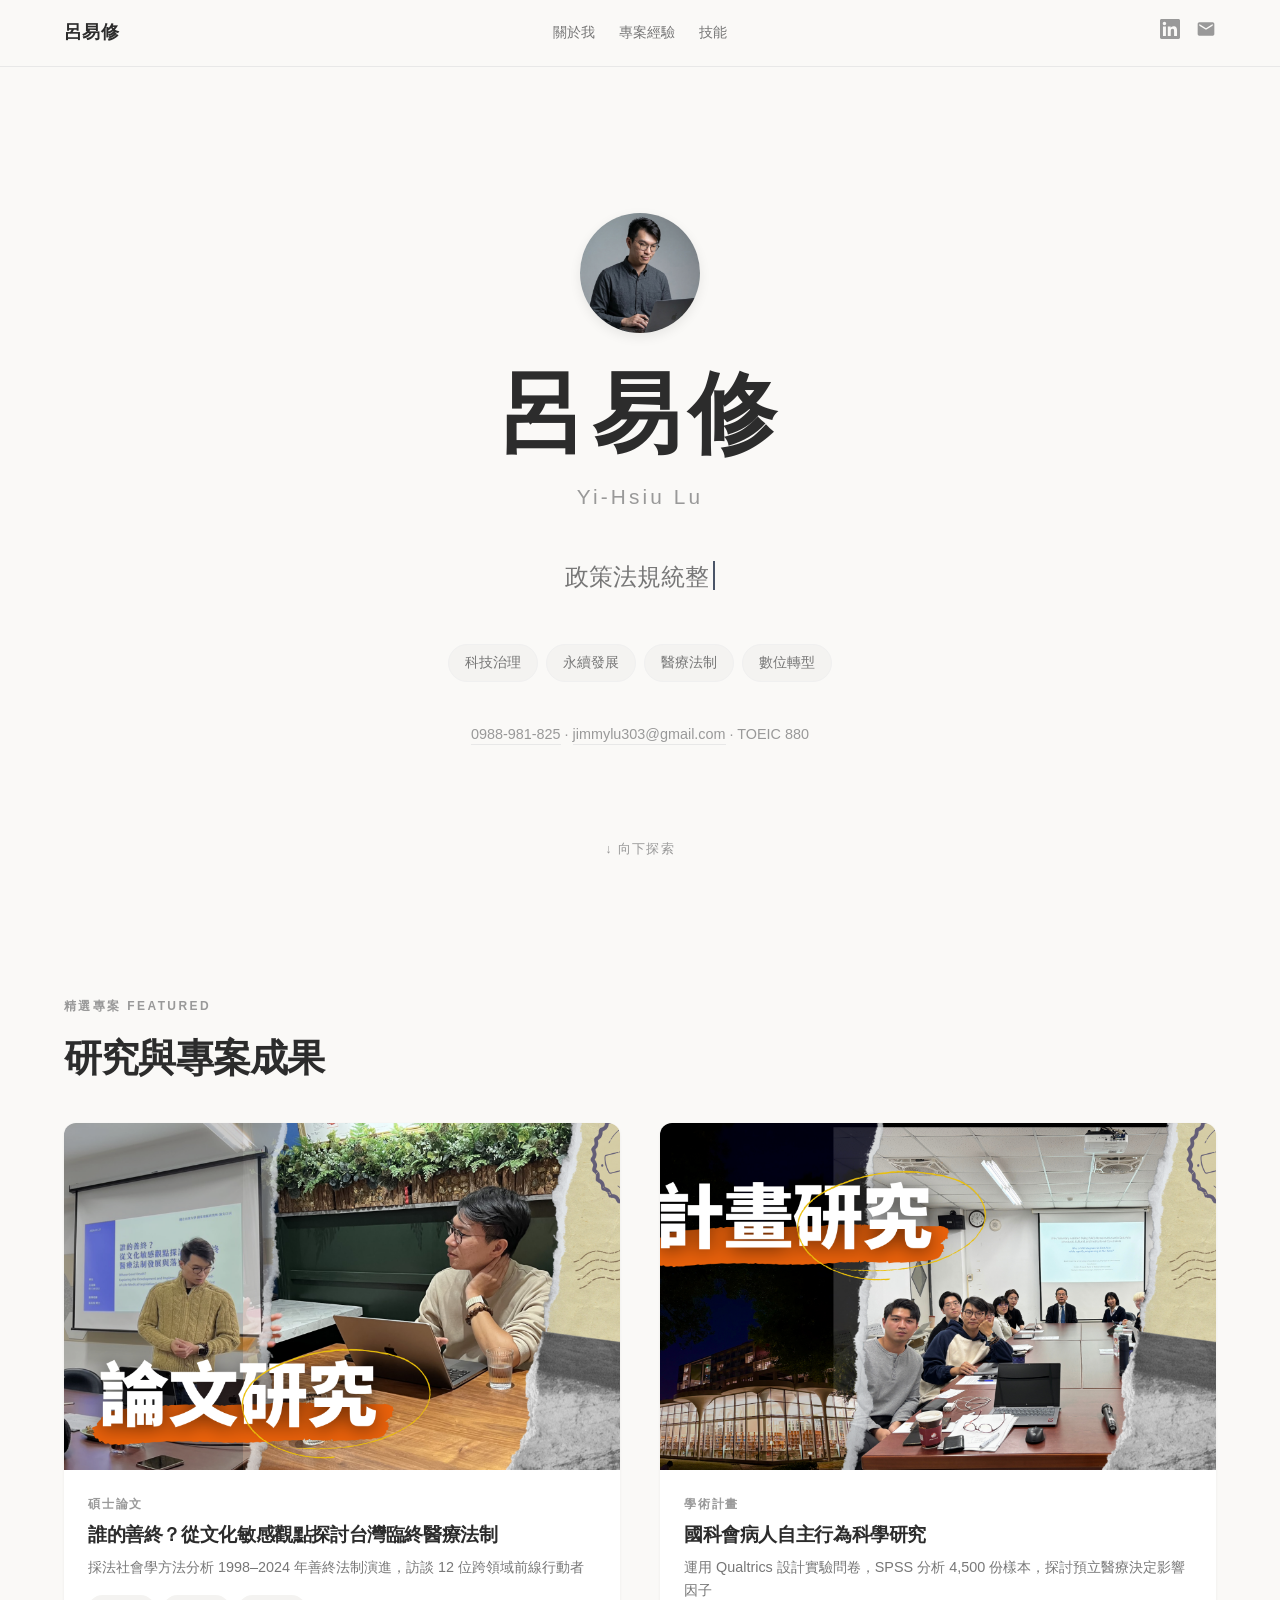
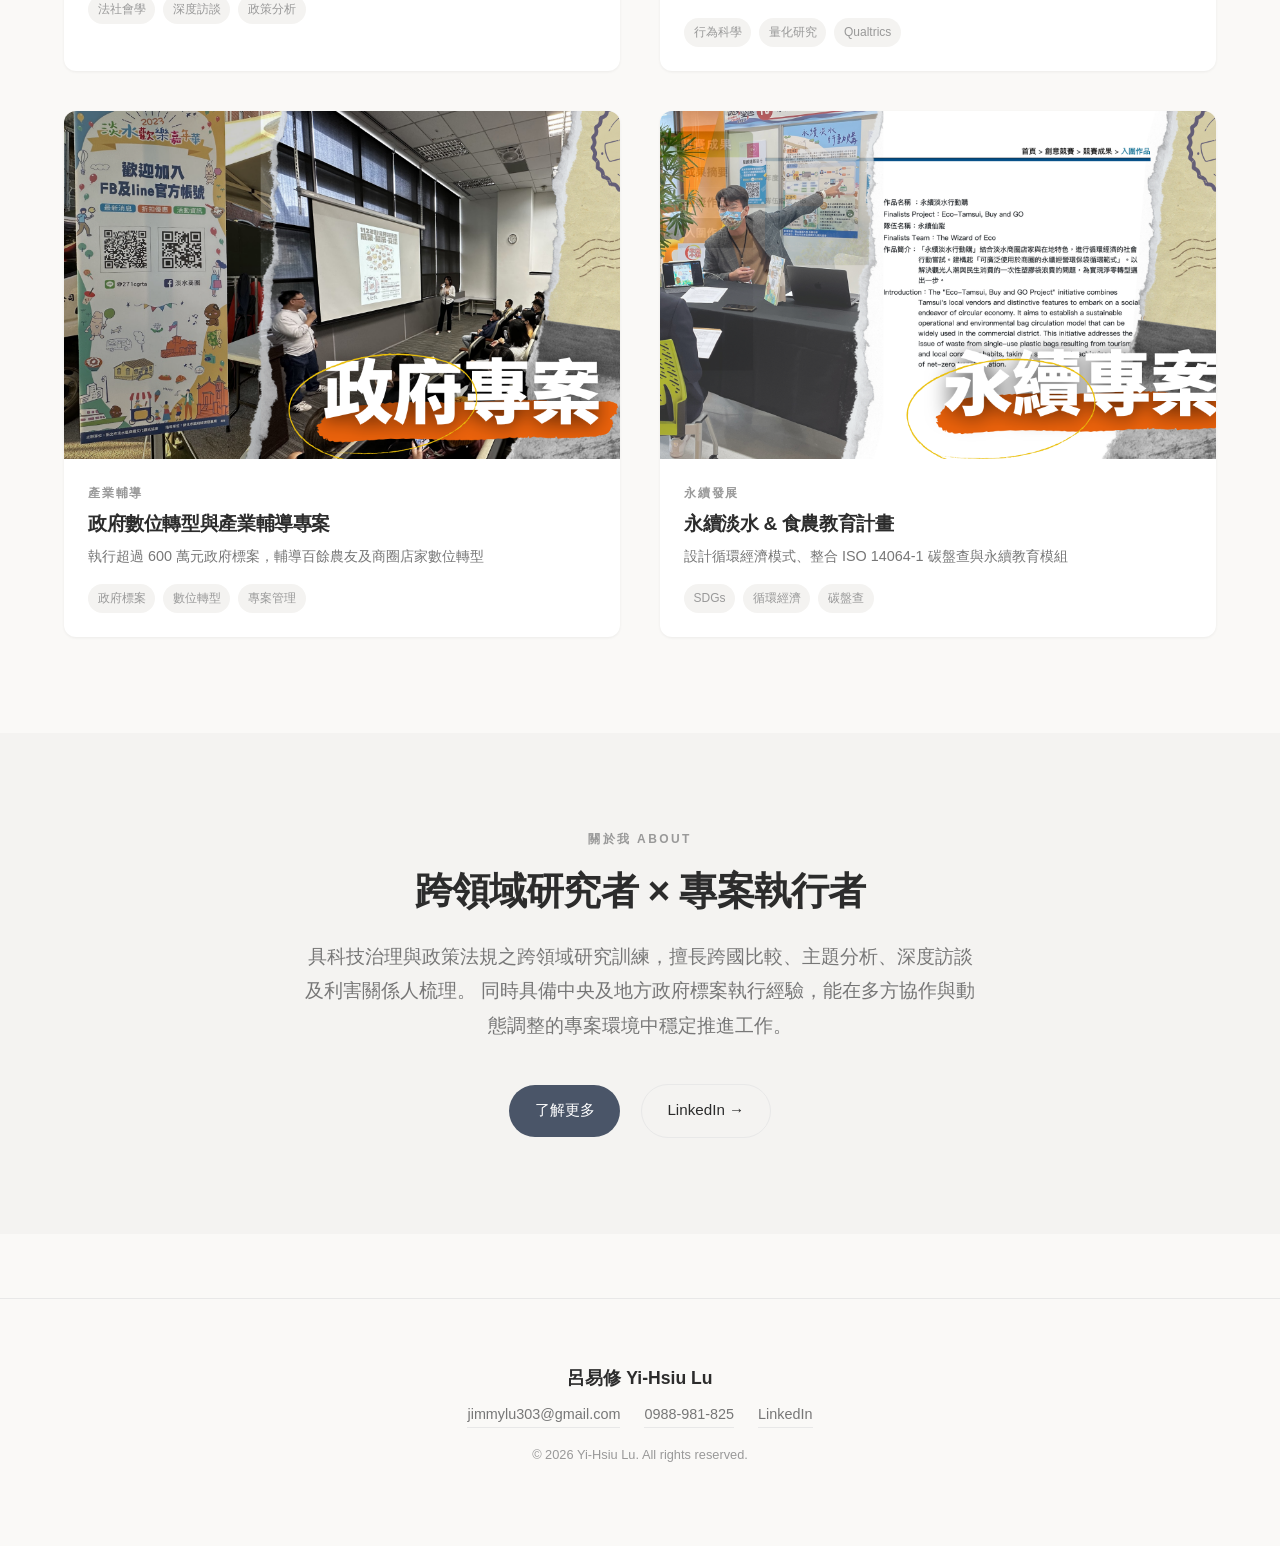
<file: index.html>
<!DOCTYPE html>
<html lang="zh-TW">
<head>
  <meta charset="UTF-8">
  <meta name="viewport" content="width=device-width, initial-scale=1.0">
  <title>呂易修 Yi-Hsiu Lu — Portfolio</title>
  <meta name="description" content="呂易修的作品集：政策法規統整、跨國比較研究、利害關係人分析、政府專案執行">
  <link rel="stylesheet" href="css/style.css">
</head>
<body>

  <!-- Navigation -->
  <nav class="nav">
    <div class="container nav__inner">
      <a href="index.html" class="nav__logo">呂易修</a>
      <button class="nav__toggle" aria-label="選單">☰</button>
      <div class="nav__links">
        <a href="about.html" class="nav__link">關於我</a>
        <a href="projects.html" class="nav__link">專案經驗</a>
        <a href="skills.html" class="nav__link">技能</a>
      </div>
      <div class="nav__social">
        <a href="https://www.linkedin.com/in/classmateye/" target="_blank" rel="noopener" aria-label="LinkedIn">
          <svg width="20" height="20" viewBox="0 0 24 24" fill="currentColor">
            <path d="M20.447 20.452h-3.554v-5.569c0-1.328-.027-3.037-1.852-3.037-1.853 0-2.136 1.445-2.136 2.939v5.667H9.351V9h3.414v1.561h.046c.477-.9 1.637-1.85 3.37-1.85 3.601 0 4.267 2.37 4.267 5.455v6.286zM5.337 7.433c-1.144 0-2.063-.926-2.063-2.065 0-1.138.92-2.063 2.063-2.063 1.14 0 2.064.925 2.064 2.063 0 1.139-.925 2.065-2.064 2.065zm1.782 13.019H3.555V9h3.564v11.452zM22.225 0H1.771C.792 0 0 .774 0 1.729v20.542C0 23.227.792 24 1.771 24h20.451C23.2 24 24 23.227 24 22.271V1.729C24 .774 23.2 0 22.222 0h.003z"/>
          </svg>
        </a>
        <a href="mailto:jimmylu303@gmail.com" aria-label="Email">
          <svg width="20" height="20" viewBox="0 0 24 24" fill="currentColor">
            <path d="M20 4H4c-1.1 0-2 .9-2 2v12c0 1.1.9 2 2 2h16c1.1 0 2-.9 2-2V6c0-1.1-.9-2-2-2zm0 4l-8 5-8-5V6l8 5 8-5v2z"/>
          </svg>
        </a>
      </div>
    </div>
  </nav>

  <!-- Hero Section -->
  <section class="hero">
    <div style="width: 120px; height: 120px; border-radius: 50%; overflow: hidden; margin: 0 auto var(--space-md); box-shadow: var(--shadow-md);">
      <img src="images/yihsiu.png" alt="呂易修" style="width: 100%; height: 100%; object-fit: cover;">
    </div>
    <h1 class="hero__name">呂易修</h1>
    <p class="hero__name-en">Yi-Hsiu Lu</p>
    <p class="hero__tagline" data-texts='["政策法規統整", "跨國比較研究", "利害關係人分析", "政府專案執行", "AI 輔助研究"]'></p>
    <div class="hero__tags">
      <span class="tag">科技治理</span>
      <span class="tag">永續發展</span>
      <span class="tag">醫療法制</span>
      <span class="tag">數位轉型</span>
    </div>
    <div class="hero__contact">
      <a href="tel:0988981825">0988-981-825</a> · 
      <a href="mailto:jimmylu303@gmail.com">jimmylu303@gmail.com</a> · 
      TOEIC 880
    </div>
    <div class="hero__scroll">↓ 向下探索</div>
  </section>

  <!-- Featured Projects -->
  <section class="section" id="featured">
    <div class="container">
      <p class="section-label">精選專案 Featured</p>
      <h2 style="margin-bottom: var(--space-lg);">研究與專案成果</h2>
      
      <div class="cards-grid cards-grid--2col">
        <!-- 碩士論文 -->
        <a href="project-thesis.html" class="card fade-in">
          <img src="images/論文研究.png" alt="碩士論文" class="card__image">
          <div class="card__content">
            <p class="card__category">碩士論文</p>
            <h3 class="card__title">誰的善終？從文化敏感觀點探討台灣臨終醫療法制</h3>
            <p class="card__desc">採法社會學方法分析 1998–2024 年善終法制演進，訪談 12 位跨領域前線行動者</p>
            <div class="card__tags">
              <span class="card__tag">法社會學</span>
              <span class="card__tag">深度訪談</span>
              <span class="card__tag">政策分析</span>
            </div>
          </div>
        </a>

        <!-- 國科會研究 -->
        <a href="project-nsc.html" class="card fade-in">
          <img src="images/計畫研究.png" alt="國科會研究" class="card__image">
          <div class="card__content">
            <p class="card__category">學術計畫</p>
            <h3 class="card__title">國科會病人自主行為科學研究</h3>
            <p class="card__desc">運用 Qualtrics 設計實驗問卷，SPSS 分析 4,500 份樣本，探討預立醫療決定影響因子</p>
            <div class="card__tags">
              <span class="card__tag">行為科學</span>
              <span class="card__tag">量化研究</span>
              <span class="card__tag">Qualtrics</span>
            </div>
          </div>
        </a>

        <!-- 數位轉型 -->
        <a href="project-digital.html" class="card fade-in">
          <img src="images/政府專案.png" alt="政府數位轉型專案" class="card__image">
          <div class="card__content">
            <p class="card__category">產業輔導</p>
            <h3 class="card__title">政府數位轉型與產業輔導專案</h3>
            <p class="card__desc">執行超過 600 萬元政府標案，輔導百餘農友及商圈店家數位轉型</p>
            <div class="card__tags">
              <span class="card__tag">政府標案</span>
              <span class="card__tag">數位轉型</span>
              <span class="card__tag">專案管理</span>
            </div>
          </div>
        </a>

        <!-- 永續專案 -->
        <a href="project-sustainability.html" class="card fade-in">
          <img src="images/永續專案.png" alt="永續專案" class="card__image">
          <div class="card__content">
            <p class="card__category">永續發展</p>
            <h3 class="card__title">永續淡水 & 食農教育計畫</h3>
            <p class="card__desc">設計循環經濟模式、整合 ISO 14064-1 碳盤查與永續教育模組</p>
            <div class="card__tags">
              <span class="card__tag">SDGs</span>
              <span class="card__tag">循環經濟</span>
              <span class="card__tag">碳盤查</span>
            </div>
          </div>
        </a>
      </div>
    </div>
  </section>

  <!-- Quick About -->
  <section class="section section--alt" id="about-preview">
    <div class="container container--narrow" style="text-align: center;">
      <p class="section-label">關於我 About</p>
      <h2 style="margin-bottom: var(--space-md);">跨領域研究者 × 專案執行者</h2>
      <p class="lead fade-in">
        具科技治理與政策法規之跨領域研究訓練，擅長跨國比較、主題分析、深度訪談及利害關係人梳理。
        同時具備中央及地方政府標案執行經驗，能在多方協作與動態調整的專案環境中穩定推進工作。
      </p>
      <div style="margin-top: var(--space-lg);">
        <a href="about.html" class="btn btn--primary">了解更多</a>
        <a href="https://www.linkedin.com/in/classmateye/" target="_blank" class="btn btn--outline" style="margin-left: 1rem;">
          LinkedIn →
        </a>
      </div>
    </div>
  </section>

  <!-- Footer -->
  <footer class="footer">
    <p class="footer__name">呂易修 Yi-Hsiu Lu</p>
    <div class="footer__links">
      <a href="mailto:jimmylu303@gmail.com">jimmylu303@gmail.com</a>
      <a href="tel:0988981825">0988-981-825</a>
      <a href="https://www.linkedin.com/in/classmateye/" target="_blank">LinkedIn</a>
    </div>
    <p class="footer__copy">© 2026 Yi-Hsiu Lu. All rights reserved.</p>
  </footer>

  <script src="js/main.js"></script>
</body>
</html>
</file>
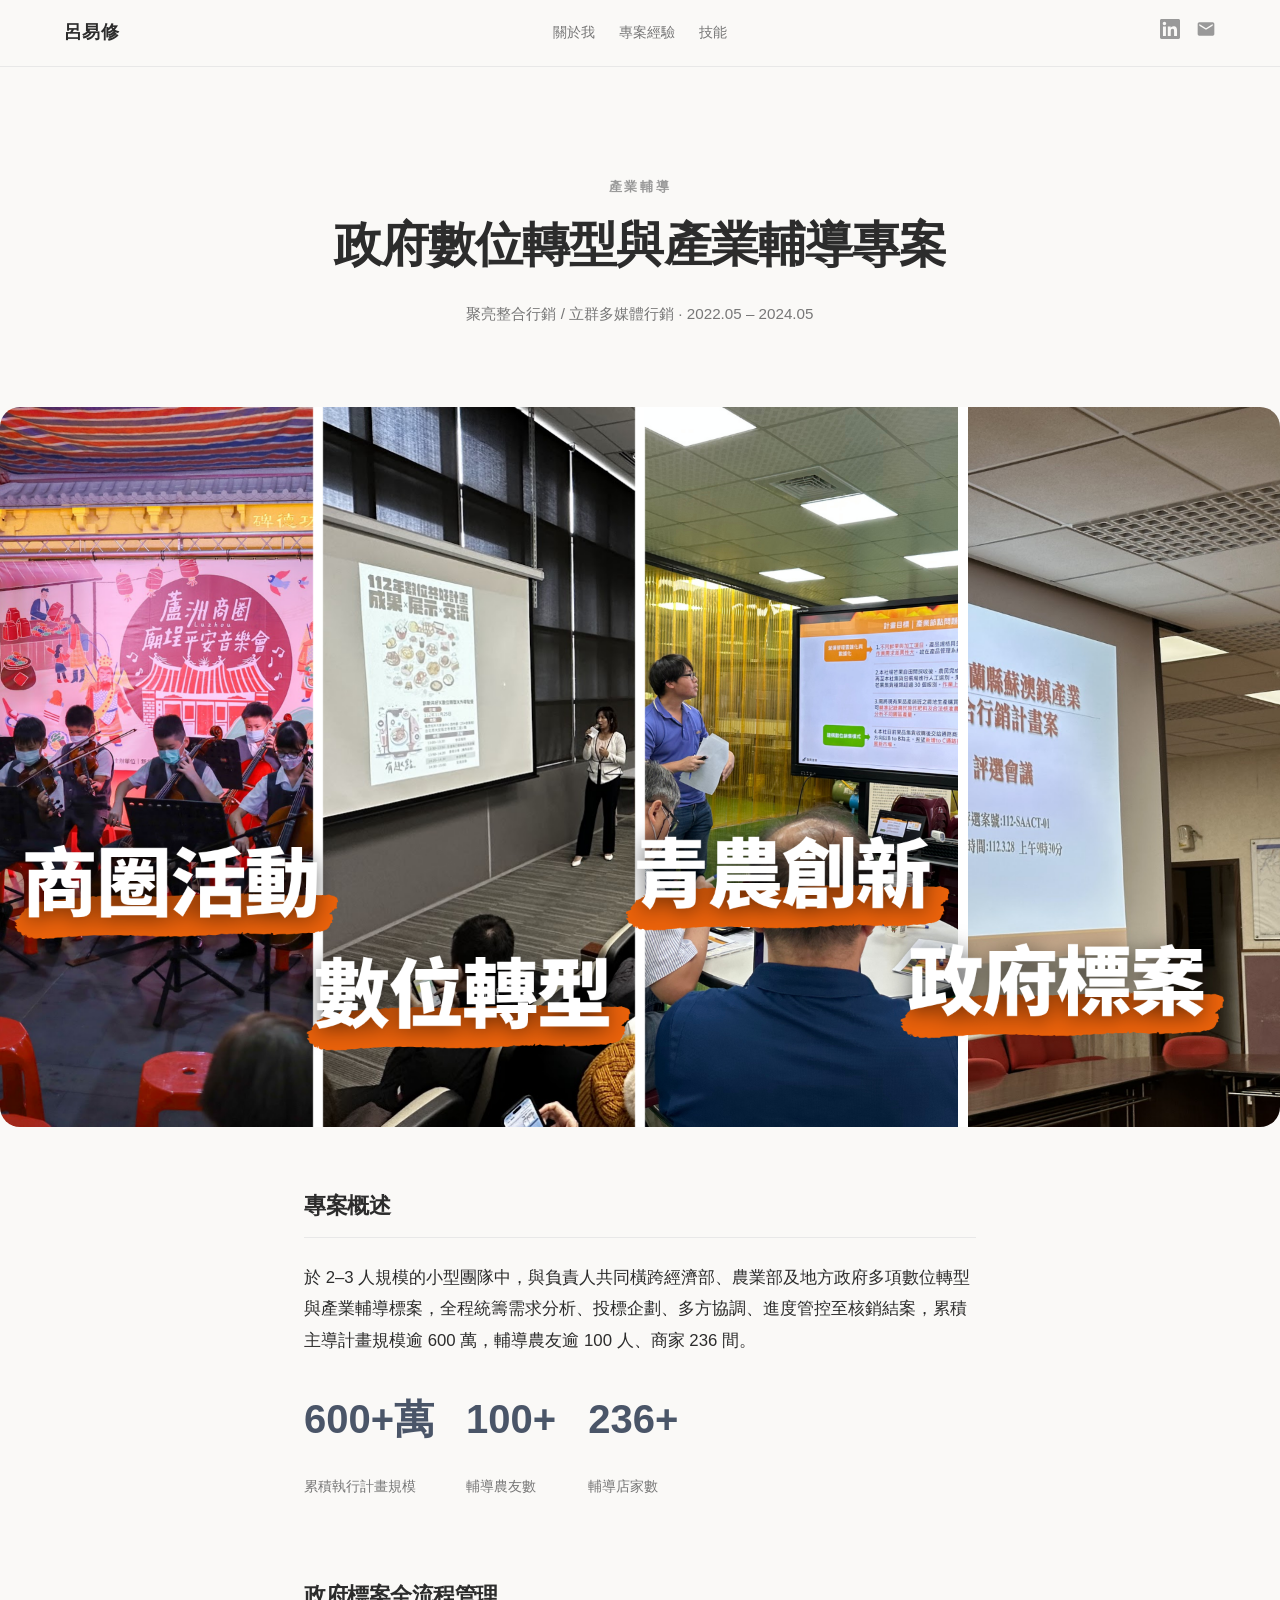
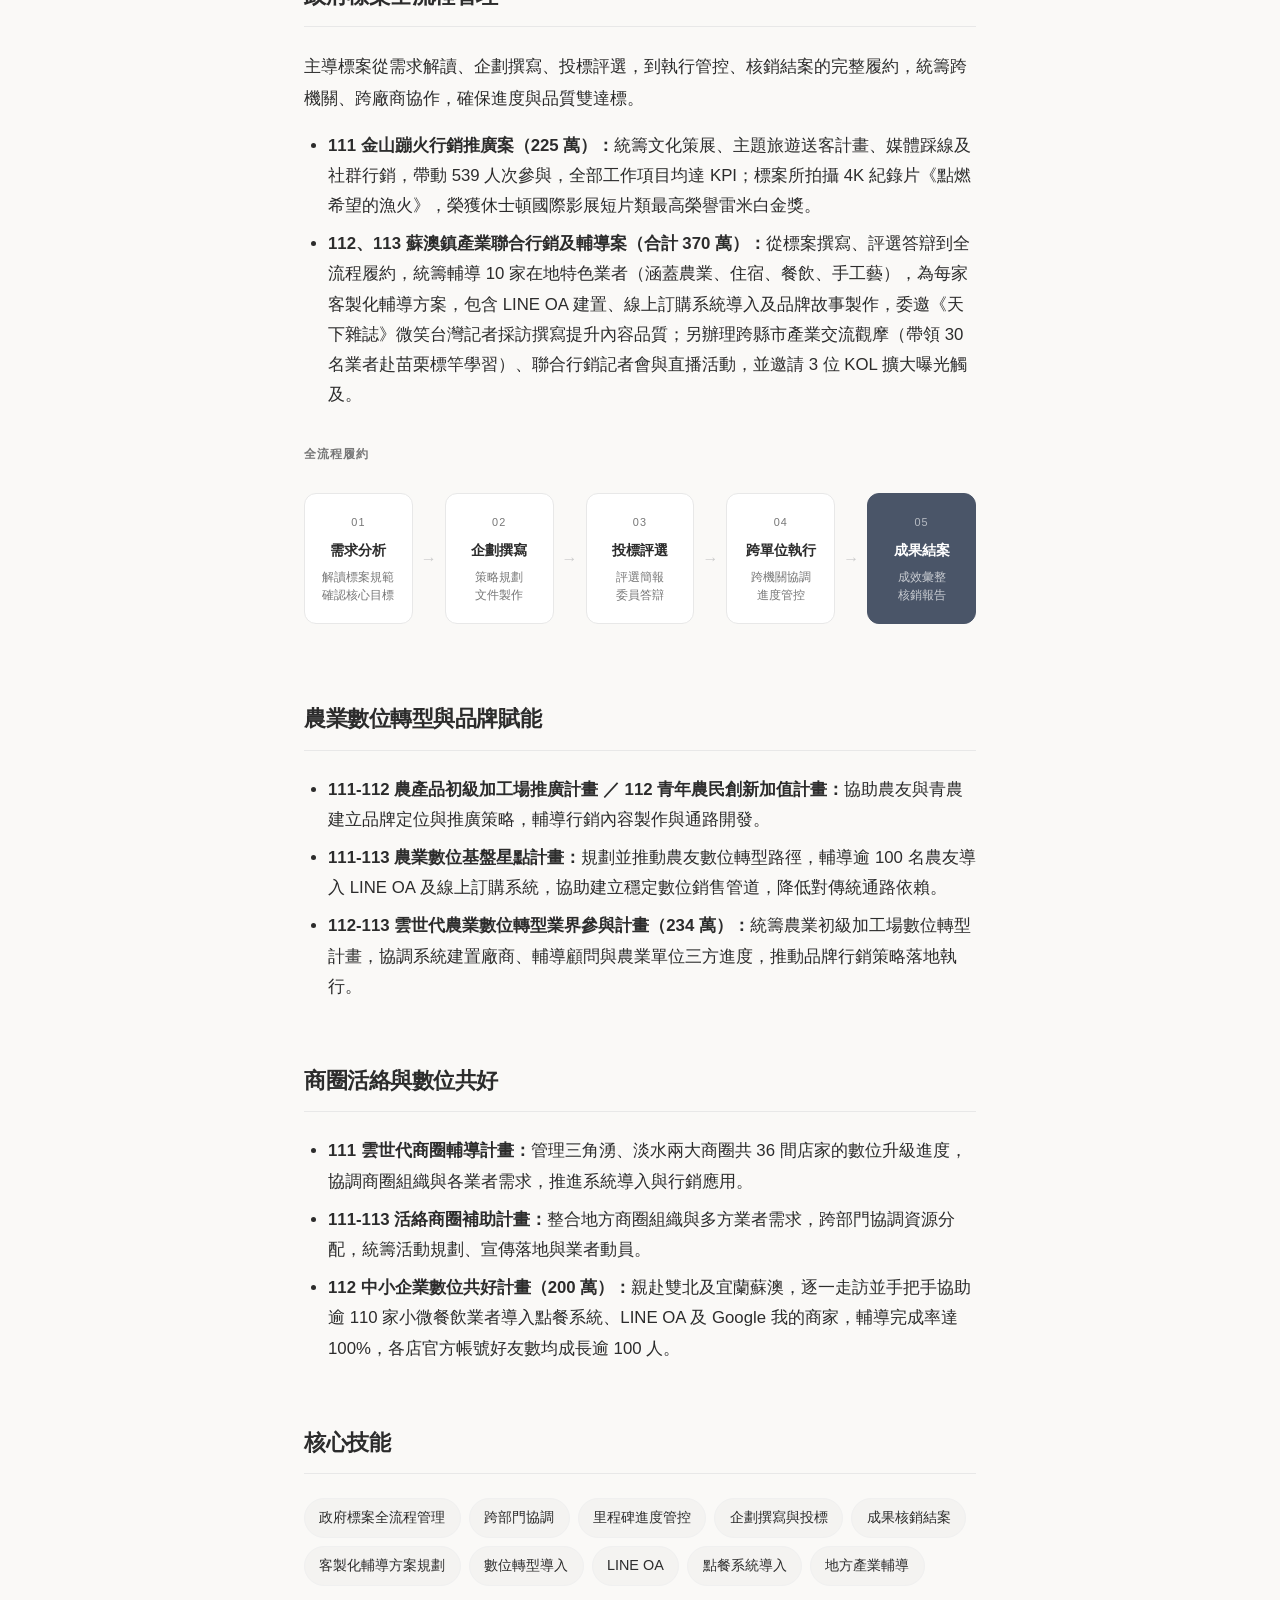
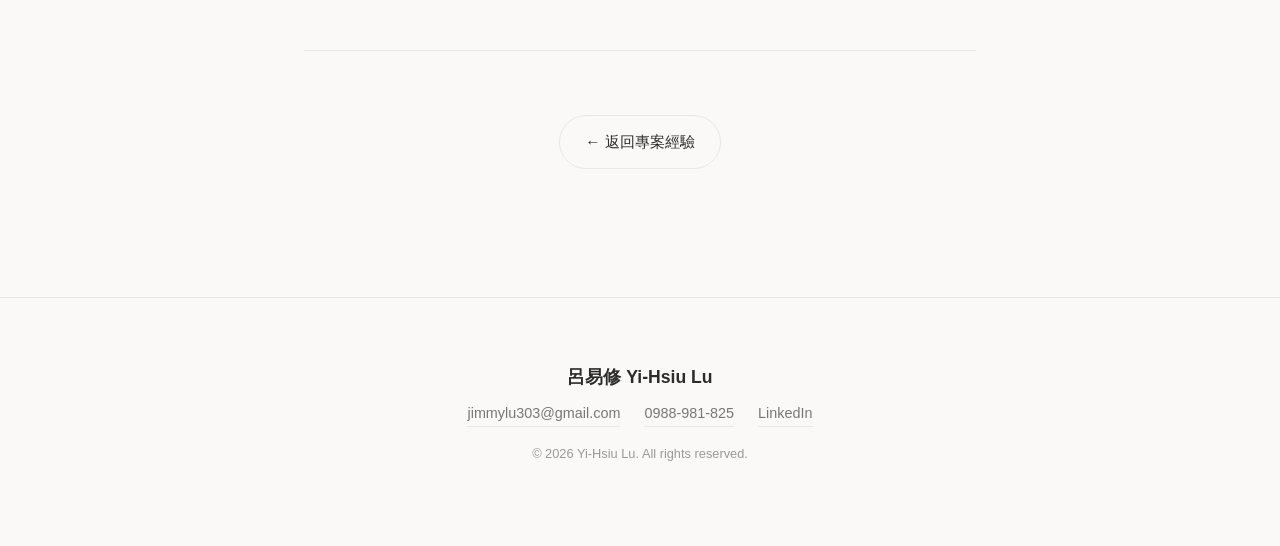
<file: project-digital.html>
<!DOCTYPE html>
<html lang="zh-TW">
<head>
  <meta charset="UTF-8">
  <meta name="viewport" content="width=device-width, initial-scale=1.0">
  <title>政府數位轉型與產業輔導專案 — 呂易修</title>
  <meta name="description" content="經濟部、農業部及地方政府數位轉型與產業輔導計畫執行經驗">
  <link rel="stylesheet" href="css/style.css">
  <style>
    .flow-step {
      flex: 1;
      min-width: 0;
      background: var(--color-surface);
      border: 1.5px solid var(--color-border);
      border-radius: var(--radius-md);
      padding: 1.2rem 0.8rem;
      text-align: center;
      cursor: default;
      transition: border-color 0.25s ease, box-shadow 0.25s ease, transform 0.25s ease, background 0.25s ease;
    }
    .flow-step:hover {
      border-color: var(--color-accent);
      box-shadow: 0 6px 20px rgba(74,85,104,0.15);
      transform: translateY(-3px);
      background: var(--color-bg-alt);
    }
    .flow-step--final {
      background: var(--color-accent);
      border-color: var(--color-accent);
    }
    .flow-step--final:hover {
      background: var(--color-accent-hover);
      border-color: var(--color-accent-hover);
      box-shadow: 0 6px 20px rgba(74,85,104,0.3);
      transform: translateY(-3px);
    }
    .flow-step__num {
      font-size: 0.68rem;
      color: var(--color-text-muted);
      letter-spacing: 0.1em;
      margin-bottom: 0.4rem;
    }
    .flow-step--final .flow-step__num { color: rgba(255,255,255,0.6); }
    .flow-step__title {
      font-weight: 600;
      font-size: 0.9rem;
      color: var(--color-text);
    }
    .flow-step--final .flow-step__title { color: #fff; }
    .flow-step__desc {
      font-size: 0.75rem;
      color: var(--color-text-muted);
      margin-top: 0.3rem;
      line-height: 1.5;
    }
    .flow-step--final .flow-step__desc { color: rgba(255,255,255,0.7); }
    .flow-arrow {
      flex-shrink: 0;
      color: #ccc;
      font-size: 1rem;
      user-select: none;
    }
  </style>
</head>
<body>

  <!-- Navigation -->
  <nav class="nav">
    <div class="container nav__inner">
      <a href="index.html" class="nav__logo">呂易修</a>
      <button class="nav__toggle" aria-label="選單">☰</button>
      <div class="nav__links">
        <a href="about.html" class="nav__link">關於我</a>
        <a href="projects.html" class="nav__link nav__link--active">專案經驗</a>
        <a href="skills.html" class="nav__link">技能</a>
      </div>
      <div class="nav__social">
        <a href="https://www.linkedin.com/in/classmateye/" target="_blank" rel="noopener" aria-label="LinkedIn">
          <svg width="20" height="20" viewBox="0 0 24 24" fill="currentColor">
            <path d="M20.447 20.452h-3.554v-5.569c0-1.328-.027-3.037-1.852-3.037-1.853 0-2.136 1.445-2.136 2.939v5.667H9.351V9h3.414v1.561h.046c.477-.9 1.637-1.85 3.37-1.85 3.601 0 4.267 2.37 4.267 5.455v6.286zM5.337 7.433c-1.144 0-2.063-.926-2.063-2.065 0-1.138.92-2.063 2.063-2.063 1.14 0 2.064.925 2.064 2.063 0 1.139-.925 2.065-2.064 2.065zm1.782 13.019H3.555V9h3.564v11.452zM22.225 0H1.771C.792 0 0 .774 0 1.729v20.542C0 23.227.792 24 1.771 24h20.451C23.2 24 24 23.227 24 22.271V1.729C24 .774 23.2 0 22.222 0h.003z"/>
          </svg>
        </a>
        <a href="mailto:jimmylu303@gmail.com" aria-label="Email">
          <svg width="20" height="20" viewBox="0 0 24 24" fill="currentColor">
            <path d="M20 4H4c-1.1 0-2 .9-2 2v12c0 1.1.9 2 2 2h16c1.1 0 2-.9 2-2V6c0-1.1-.9-2-2-2zm0 4l-8 5-8-5V6l8 5 8-5v2z"/>
          </svg>
        </a>
      </div>
    </div>
  </nav>

  <!-- Hero -->
  <section class="case-hero">
    <p class="case-hero__category">產業輔導</p>
    <h1 class="case-hero__title">政府數位轉型與產業輔導專案</h1>
    <p class="case-hero__meta">聚亮整合行銷 / 立群多媒體行銷 · 2022.05 – 2024.05</p>
  </section>

  <!-- Cover -->
  <div class="case-cover">
    <img src="images/政府標案內頁.png" alt="政府數位轉型專案" style="width: 100%; height: 100%; object-fit: cover;">
  </div>

  <!-- Content -->
  <div class="case-content">

    <!-- Overview -->
    <section class="case-section fade-in">
      <h2 class="case-section__title">專案概述</h2>
      <p>
        於 2–3 人規模的小型團隊中，與負責人共同橫跨經濟部、農業部及地方政府多項數位轉型與產業輔導標案，全程統籌需求分析、投標企劃、多方協調、進度管控至核銷結案，累積主導計畫規模逾 600 萬，輔導農友逾 100 人、商家 236 間。
      </p>
      <div style="display: flex; gap: 2rem; margin-top: 1.5rem; flex-wrap: wrap;">
        <div>
          <p style="font-size: 2.5rem; font-weight: 700; color: var(--color-accent);">600+萬</p>
          <p style="font-size: 0.9rem; color: var(--color-text-muted);">累積執行計畫規模</p>
        </div>
        <div>
          <p style="font-size: 2.5rem; font-weight: 700; color: var(--color-accent);">100+</p>
          <p style="font-size: 0.9rem; color: var(--color-text-muted);">輔導農友數</p>
        </div>
        <div>
          <p style="font-size: 2.5rem; font-weight: 700; color: var(--color-accent);">236+</p>
          <p style="font-size: 0.9rem; color: var(--color-text-muted);">輔導店家數</p>
        </div>
      </div>
    </section>

    <!-- Government Tenders -->
    <section class="case-section fade-in">
      <h2 class="case-section__title">政府標案全流程管理</h2>
      <p>
        主導標案從需求解讀、企劃撰寫、投標評選，到執行管控、核銷結案的完整履約，統籌跨機關、跨廠商協作，確保進度與品質雙達標。
      </p>
      <ul style="margin-top: 1rem;">
        <li><strong>111 金山蹦火行銷推廣案（225 萬）：</strong>統籌文化策展、主題旅遊送客計畫、媒體踩線及社群行銷，帶動 539 人次參與，全部工作項目均達 KPI；標案所拍攝 4K 紀錄片《點燃希望的漁火》，榮獲休士頓國際影展短片類最高榮譽雷米白金獎。</li>
        <li><strong>112、113 蘇澳鎮產業聯合行銷及輔導案（合計 370 萬）：</strong>從標案撰寫、評選答辯到全流程履約，統籌輔導 10 家在地特色業者（涵蓋農業、住宿、餐飲、手工藝），為每家客製化輔導方案，包含 LINE OA 建置、線上訂購系統導入及品牌故事製作，委邀《天下雜誌》微笑台灣記者採訪撰寫提升內容品質；另辦理跨縣市產業交流觀摩（帶領 30 名業者赴苗栗標竿學習）、聯合行銷記者會與直播活動，並邀請 3 位 KOL 擴大曝光觸及。</li>
      </ul>

      <!-- 全流程履約流程圖 -->
      <div style="margin-top: 2rem;">
        <p style="font-size: 0.75rem; color: var(--color-text-muted); margin-bottom: 1.2rem; letter-spacing: 0.08em; text-transform: uppercase; font-weight: 700;">全流程履約</p>
        <div style="display: flex; align-items: center; gap: 0.5rem; overflow-x: auto; padding: 0.5rem 0 1rem 0;">

          <div class="flow-step">
            <div class="flow-step__num">01</div>
            <div class="flow-step__title">需求分析</div>
            <div class="flow-step__desc">解讀標案規範<br>確認核心目標</div>
          </div>

          <div class="flow-arrow">→</div>

          <div class="flow-step">
            <div class="flow-step__num">02</div>
            <div class="flow-step__title">企劃撰寫</div>
            <div class="flow-step__desc">策略規劃<br>文件製作</div>
          </div>

          <div class="flow-arrow">→</div>

          <div class="flow-step">
            <div class="flow-step__num">03</div>
            <div class="flow-step__title">投標評選</div>
            <div class="flow-step__desc">評選簡報<br>委員答辯</div>
          </div>

          <div class="flow-arrow">→</div>

          <div class="flow-step">
            <div class="flow-step__num">04</div>
            <div class="flow-step__title">跨單位執行</div>
            <div class="flow-step__desc">跨機關協調<br>進度管控</div>
          </div>

          <div class="flow-arrow">→</div>

          <div class="flow-step flow-step--final">
            <div class="flow-step__num">05</div>
            <div class="flow-step__title">成果結案</div>
            <div class="flow-step__desc">成效彙整<br>核銷報告</div>
          </div>

        </div>
      </div>
    </section>

    <!-- Agricultural Digital Transformation -->
    <section class="case-section fade-in">
      <h2 class="case-section__title">農業數位轉型與品牌賦能</h2>
      <ul style="margin-top: 1rem;">
        <li><strong>111-112 農產品初級加工場推廣計畫 ／ 112 青年農民創新加值計畫：</strong>協助農友與青農建立品牌定位與推廣策略，輔導行銷內容製作與通路開發。</li>
        <li><strong>111-113 農業數位基盤星點計畫：</strong>規劃並推動農友數位轉型路徑，輔導逾 100 名農友導入 LINE OA 及線上訂購系統，協助建立穩定數位銷售管道，降低對傳統通路依賴。</li>
        <li><strong>112-113 雲世代農業數位轉型業界參與計畫（234 萬）：</strong>統籌農業初級加工場數位轉型計畫，協調系統建置廠商、輔導顧問與農業單位三方進度，推動品牌行銷策略落地執行。</li>
      </ul>
    </section>

    <!-- Commercial District -->
    <section class="case-section fade-in">
      <h2 class="case-section__title">商圈活絡與數位共好</h2>
      <ul style="margin-top: 1rem;">
        <li><strong>111 雲世代商圈輔導計畫：</strong>管理三角湧、淡水兩大商圈共 36 間店家的數位升級進度，協調商圈組織與各業者需求，推進系統導入與行銷應用。</li>
        <li><strong>111-113 活絡商圈補助計畫：</strong>整合地方商圈組織與多方業者需求，跨部門協調資源分配，統籌活動規劃、宣傳落地與業者動員。</li>
        <li><strong>112 中小企業數位共好計畫（200 萬）：</strong>親赴雙北及宜蘭蘇澳，逐一走訪並手把手協助逾 110 家小微餐飲業者導入點餐系統、LINE OA 及 Google 我的商家，輔導完成率達 100%，各店官方帳號好友數均成長逾 100 人。</li>
      </ul>
    </section>

    <!-- Skills Applied -->
    <section class="case-section fade-in">
      <h2 class="case-section__title">核心技能</h2>
      <div style="display: flex; flex-wrap: wrap; gap: 0.5rem; margin-top: 1rem;">
        <span class="skill-badge">政府標案全流程管理</span>
        <span class="skill-badge">跨部門協調</span>
        <span class="skill-badge">里程碑進度管控</span>
        <span class="skill-badge">企劃撰寫與投標</span>
        <span class="skill-badge">成果核銷結案</span>
        <span class="skill-badge">客製化輔導方案規劃</span>
        <span class="skill-badge">數位轉型導入</span>
        <span class="skill-badge">LINE OA</span>
        <span class="skill-badge">點餐系統導入</span>
        <span class="skill-badge">地方產業輔導</span>
      </div>
    </section>

    <!-- CTA -->
    <section style="text-align: center; padding: var(--space-xl) 0; border-top: 1px solid var(--color-border); margin-top: var(--space-xl);">
      <a href="projects.html" class="btn btn--outline">
        ← 返回專案經驗
      </a>
    </section>

  </div>

  <!-- Footer -->
  <footer class="footer">
    <p class="footer__name">呂易修 Yi-Hsiu Lu</p>
    <div class="footer__links">
      <a href="mailto:jimmylu303@gmail.com">jimmylu303@gmail.com</a>
      <a href="tel:0988981825">0988-981-825</a>
      <a href="https://www.linkedin.com/in/classmateye/" target="_blank">LinkedIn</a>
    </div>
    <p class="footer__copy">© 2026 Yi-Hsiu Lu. All rights reserved.</p>
  </footer>

  <script src="js/main.js"></script>
</body>
</html>
</file>
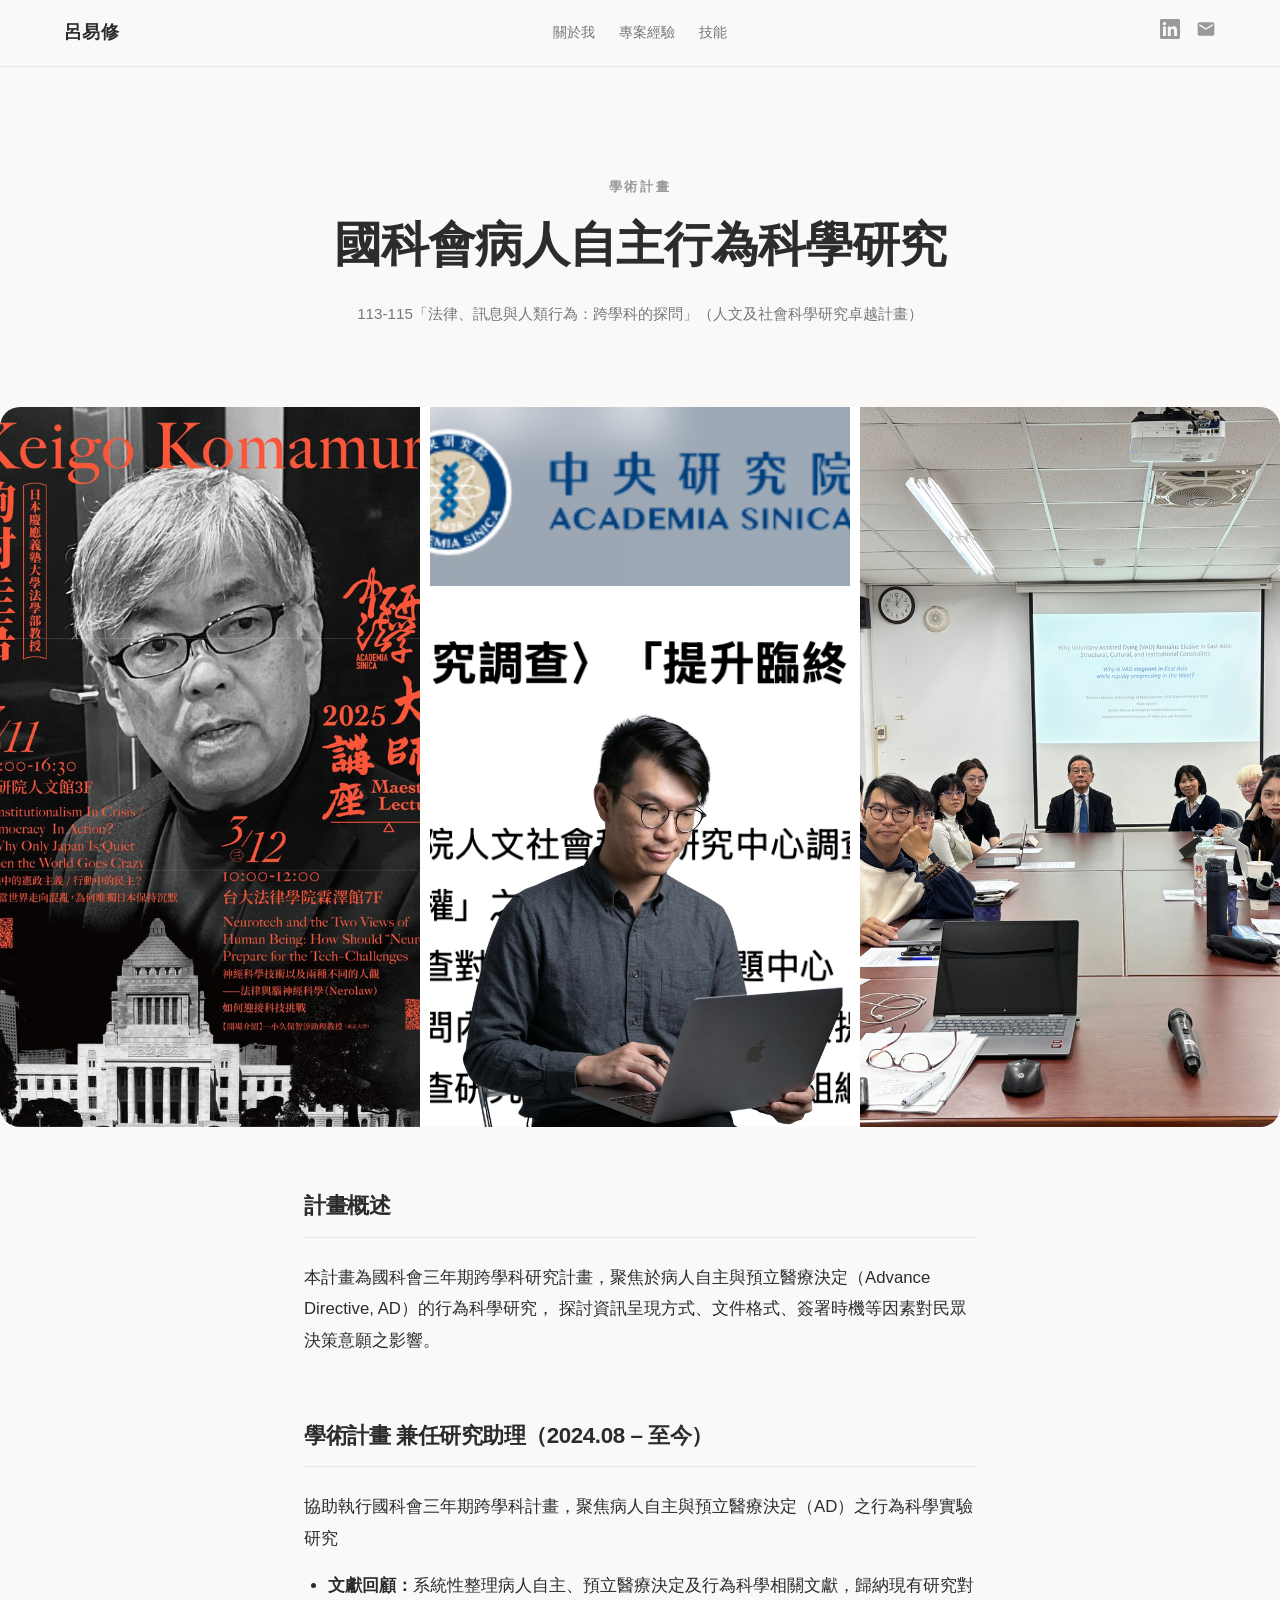
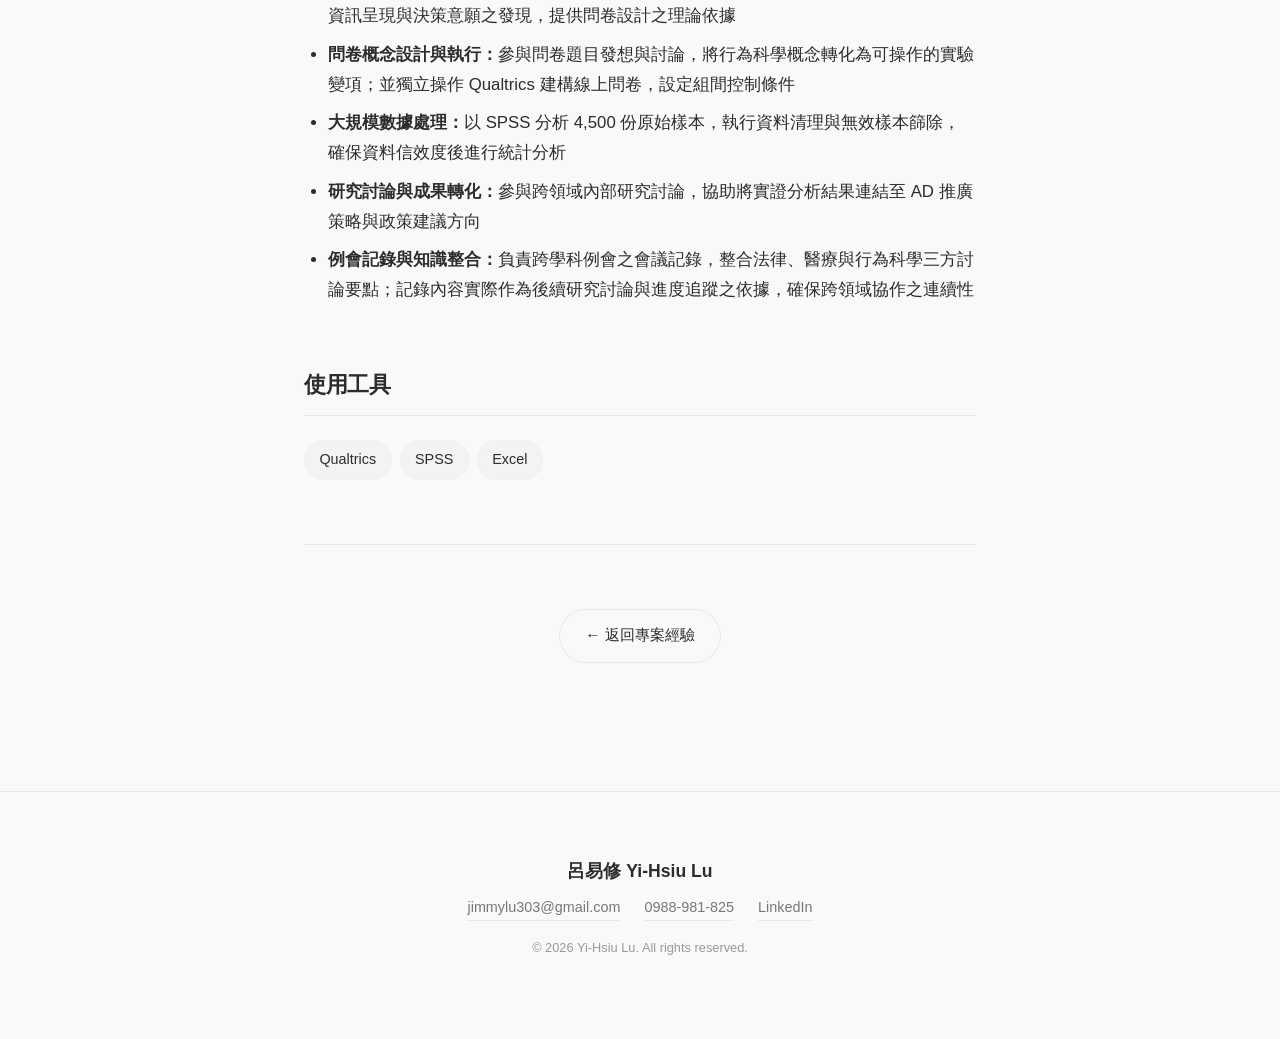
<file: project-nsc.html>
<!DOCTYPE html>
<html lang="zh-TW">
<head>
  <meta charset="UTF-8">
  <meta name="viewport" content="width=device-width, initial-scale=1.0">
  <title>國科會病人自主行為科學研究 — 呂易修</title>
  <meta name="description" content="國科會計畫研究助理，執行病人自主與預立醫療決定之行為科學研究">
  <link rel="stylesheet" href="css/style.css">
</head>
<body>

  <!-- Navigation -->
  <nav class="nav">
    <div class="container nav__inner">
      <a href="index.html" class="nav__logo">呂易修</a>
      <button class="nav__toggle" aria-label="選單">☰</button>
      <div class="nav__links">
        <a href="about.html" class="nav__link">關於我</a>
        <a href="projects.html" class="nav__link nav__link--active">專案經驗</a>
        <a href="skills.html" class="nav__link">技能</a>
      </div>
      <div class="nav__social">
        <a href="https://www.linkedin.com/in/classmateye/" target="_blank" rel="noopener" aria-label="LinkedIn">
          <svg width="20" height="20" viewBox="0 0 24 24" fill="currentColor">
            <path d="M20.447 20.452h-3.554v-5.569c0-1.328-.027-3.037-1.852-3.037-1.853 0-2.136 1.445-2.136 2.939v5.667H9.351V9h3.414v1.561h.046c.477-.9 1.637-1.85 3.37-1.85 3.601 0 4.267 2.37 4.267 5.455v6.286zM5.337 7.433c-1.144 0-2.063-.926-2.063-2.065 0-1.138.92-2.063 2.063-2.063 1.14 0 2.064.925 2.064 2.063 0 1.139-.925 2.065-2.064 2.065zm1.782 13.019H3.555V9h3.564v11.452zM22.225 0H1.771C.792 0 0 .774 0 1.729v20.542C0 23.227.792 24 1.771 24h20.451C23.2 24 24 23.227 24 22.271V1.729C24 .774 23.2 0 22.222 0h.003z"/>
          </svg>
        </a>
        <a href="mailto:jimmylu303@gmail.com" aria-label="Email">
          <svg width="20" height="20" viewBox="0 0 24 24" fill="currentColor">
            <path d="M20 4H4c-1.1 0-2 .9-2 2v12c0 1.1.9 2 2 2h16c1.1 0 2-.9 2-2V6c0-1.1-.9-2-2-2zm0 4l-8 5-8-5V6l8 5 8-5v2z"/>
          </svg>
        </a>
      </div>
    </div>
  </nav>

  <!-- Hero -->
  <section class="case-hero">
    <p class="case-hero__category">學術計畫</p>
    <h1 class="case-hero__title">國科會病人自主行為科學研究</h1>
    <p class="case-hero__meta">113-115「法律、訊息與人類行為：跨學科的探問」（人文及社會科學研究卓越計畫）</p>
  </section>

  <!-- Cover -->
  <div class="case-cover">
    <img src="images/計畫研究內頁.png" alt="國科會研究" style="width: 100%; height: 100%; object-fit: cover;">
  </div>

  <!-- Content -->
  <div class="case-content">

    <!-- Overview -->
    <section class="case-section fade-in">
      <h2 class="case-section__title">計畫概述</h2>
      <p>
        本計畫為國科會三年期跨學科研究計畫，聚焦於病人自主與預立醫療決定（Advance Directive, AD）的行為科學研究，
        探討資訊呈現方式、文件格式、簽署時機等因素對民眾決策意願之影響。
      </p>
    </section>

    <!-- My Role -->
    <section class="case-section fade-in">
      <h2 class="case-section__title">學術計畫 兼任研究助理（2024.08 – 至今）</h2>
      <p>協助執行國科會三年期跨學科計畫，聚焦病人自主與預立醫療決定（AD）之行為科學實驗研究</p>
      <ul>
        <li><strong>文獻回顧：</strong>系統性整理病人自主、預立醫療決定及行為科學相關文獻，歸納現有研究對資訊呈現與決策意願之發現，提供問卷設計之理論依據</li>
        <li><strong>問卷概念設計與執行：</strong>參與問卷題目發想與討論，將行為科學概念轉化為可操作的實驗變項；並獨立操作 Qualtrics 建構線上問卷，設定組間控制條件</li>
        <li><strong>大規模數據處理：</strong>以 SPSS 分析 4,500 份原始樣本，執行資料清理與無效樣本篩除，確保資料信效度後進行統計分析</li>
        <li><strong>研究討論與成果轉化：</strong>參與跨領域內部研究討論，協助將實證分析結果連結至 AD 推廣策略與政策建議方向</li>
        <li><strong>例會記錄與知識整合：</strong>負責跨學科例會之會議記錄，整合法律、醫療與行為科學三方討論要點；記錄內容實際作為後續研究討論與進度追蹤之依據，確保跨領域協作之連續性</li>
      </ul>
    </section>

    <!-- Tools Used -->
    <section class="case-section fade-in">
      <h2 class="case-section__title">使用工具</h2>
      <div style="display: flex; flex-wrap: wrap; gap: 0.5rem; margin-top: 1rem;">
        <span class="skill-badge">Qualtrics</span>
        <span class="skill-badge">SPSS</span>
        <span class="skill-badge">Excel</span>
      </div>
    </section>

    <!-- CTA -->
    <section style="text-align: center; padding: var(--space-xl) 0; border-top: 1px solid var(--color-border); margin-top: var(--space-xl);">
      <a href="projects.html" class="btn btn--outline">
        ← 返回專案經驗
      </a>
    </section>

  </div>

  <!-- Footer -->
  <footer class="footer">
    <p class="footer__name">呂易修 Yi-Hsiu Lu</p>
    <div class="footer__links">
      <a href="mailto:jimmylu303@gmail.com">jimmylu303@gmail.com</a>
      <a href="tel:0988981825">0988-981-825</a>
      <a href="https://www.linkedin.com/in/classmateye/" target="_blank">LinkedIn</a>
    </div>
    <p class="footer__copy">© 2026 Yi-Hsiu Lu. All rights reserved.</p>
  </footer>

  <script src="js/main.js"></script>
</body>
</html>
</file>
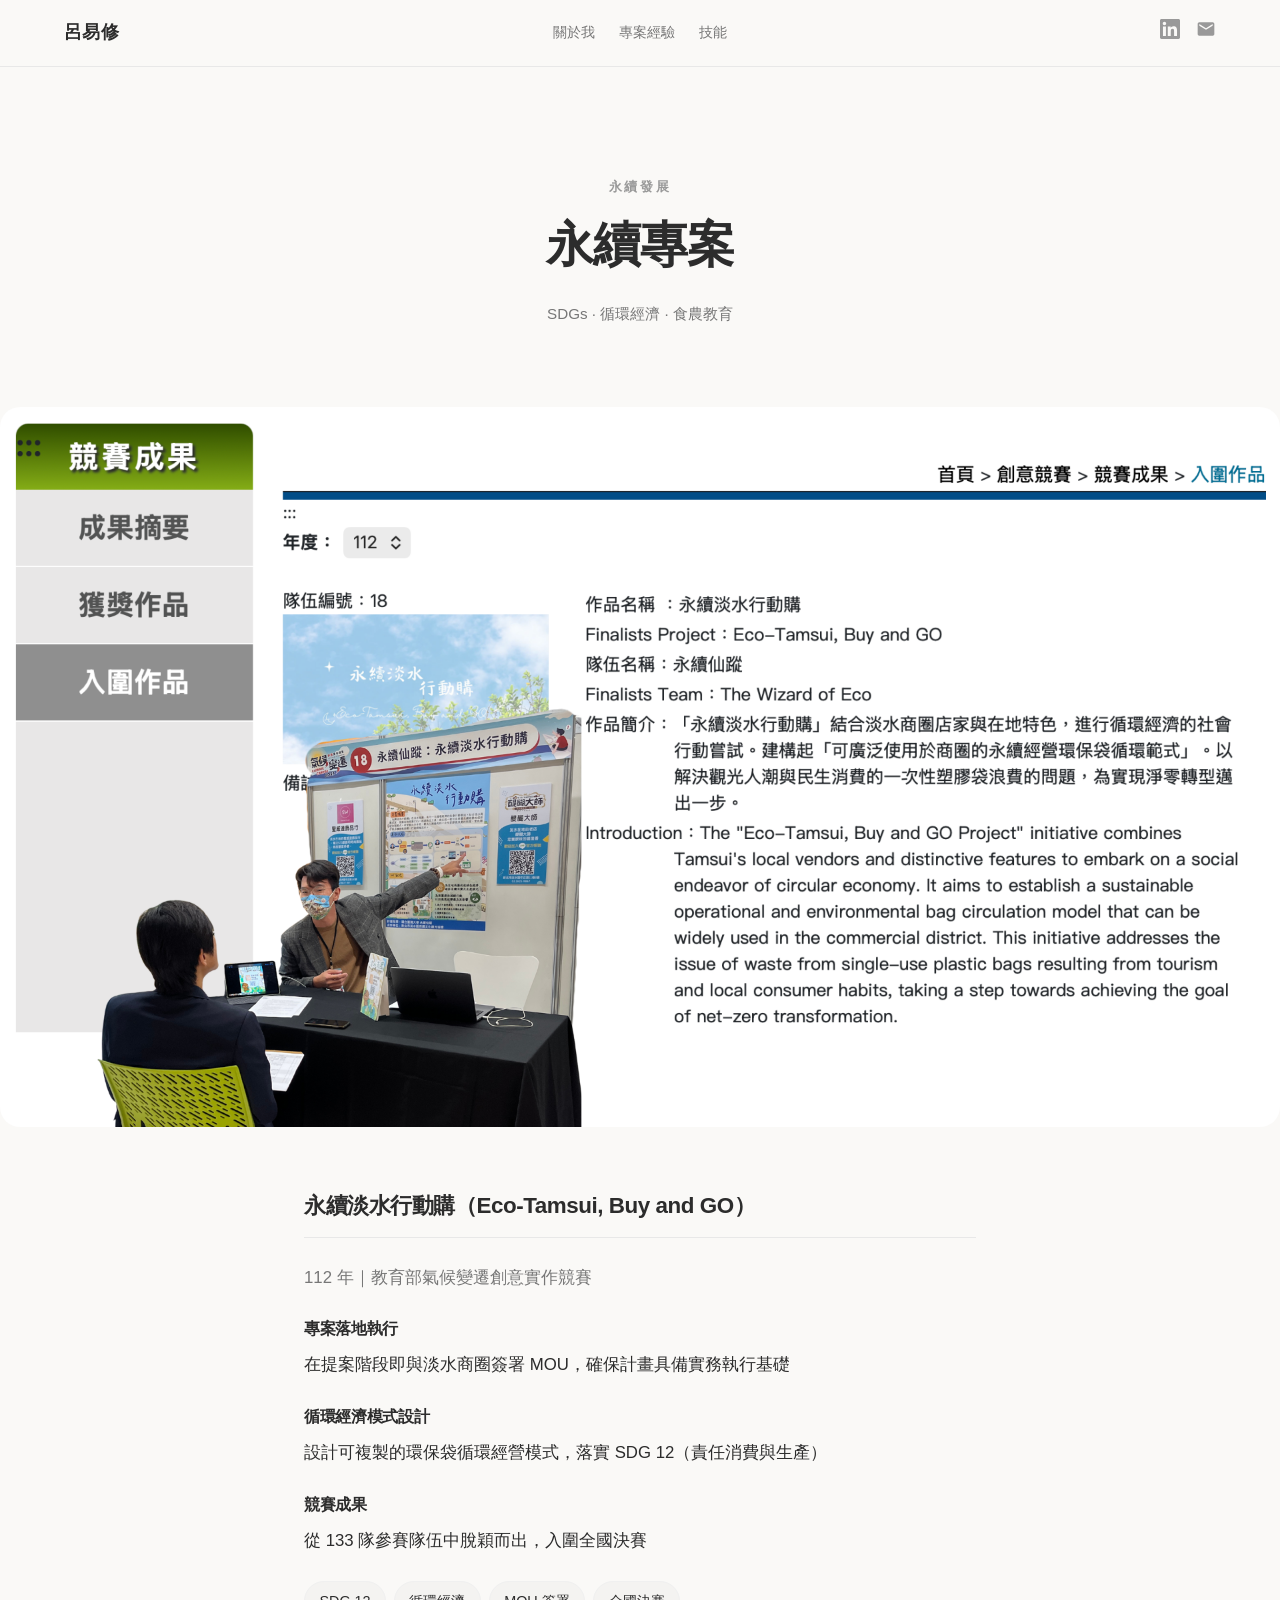
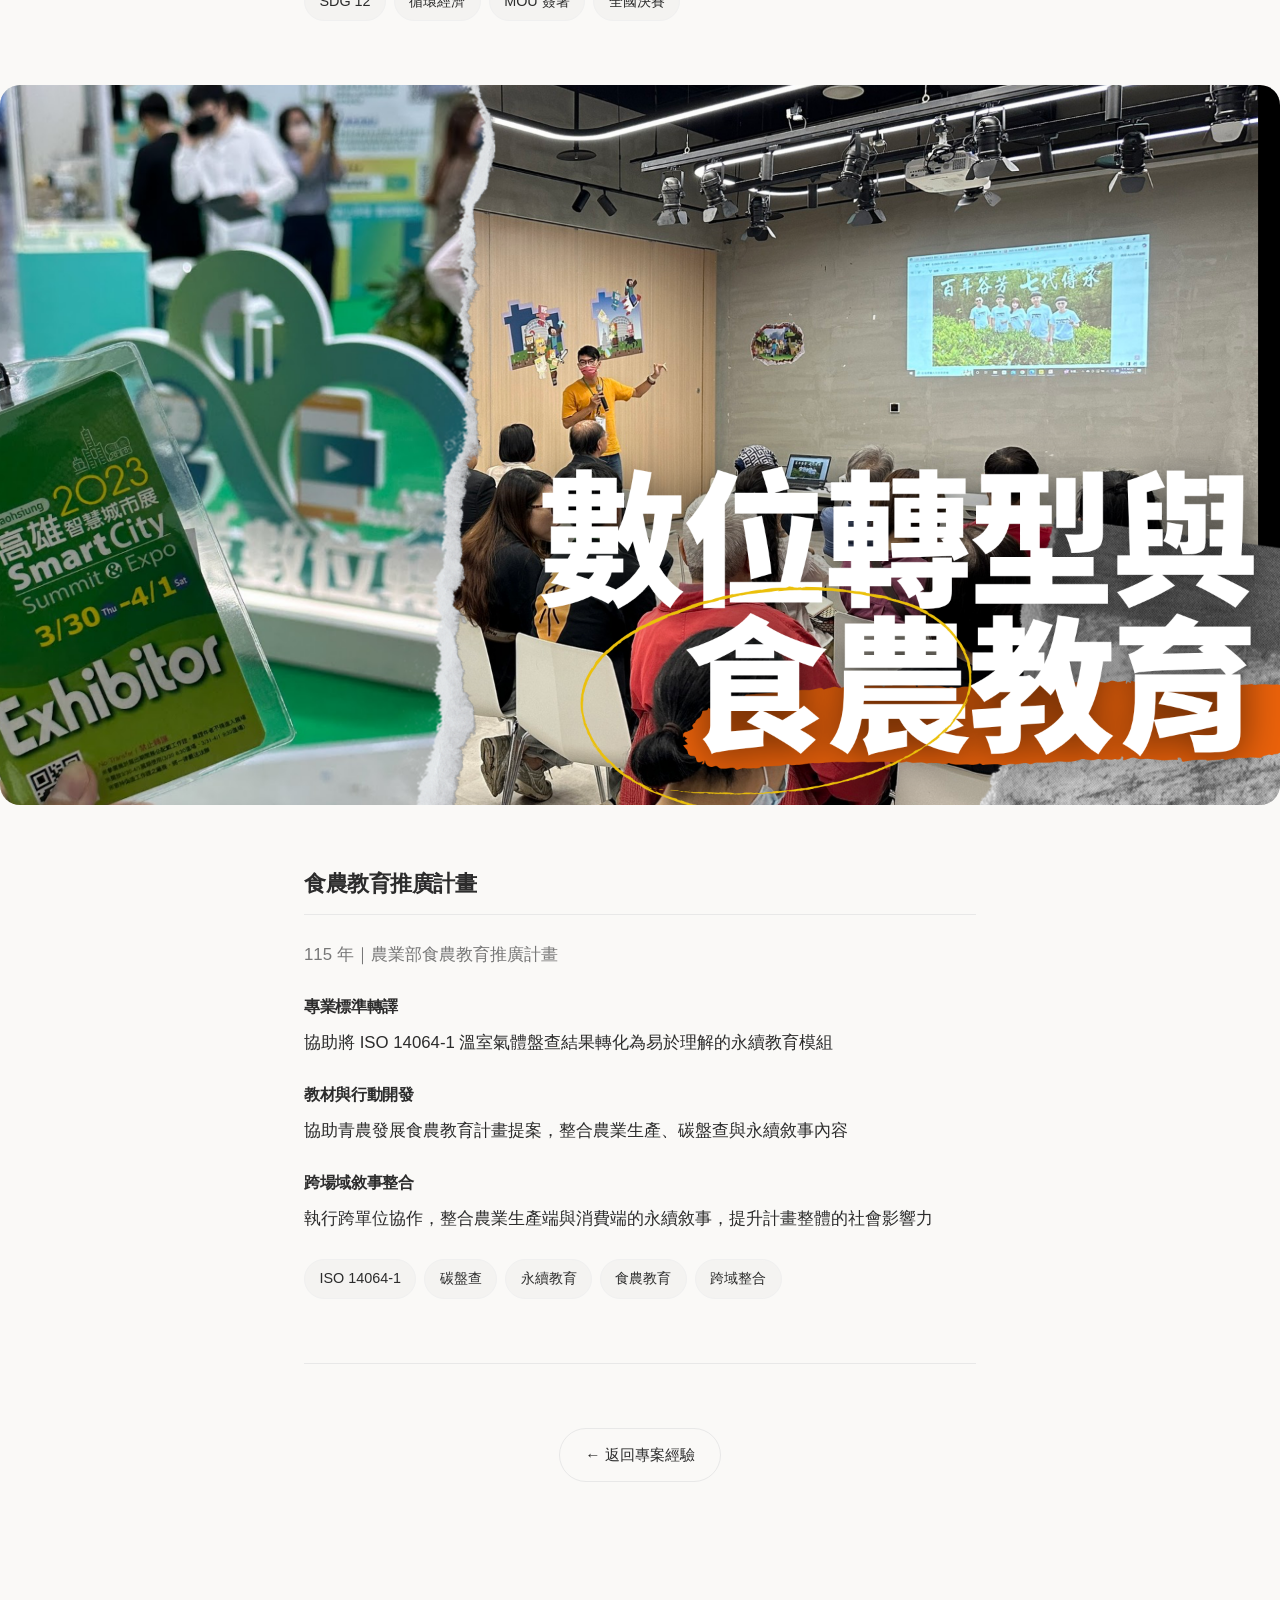
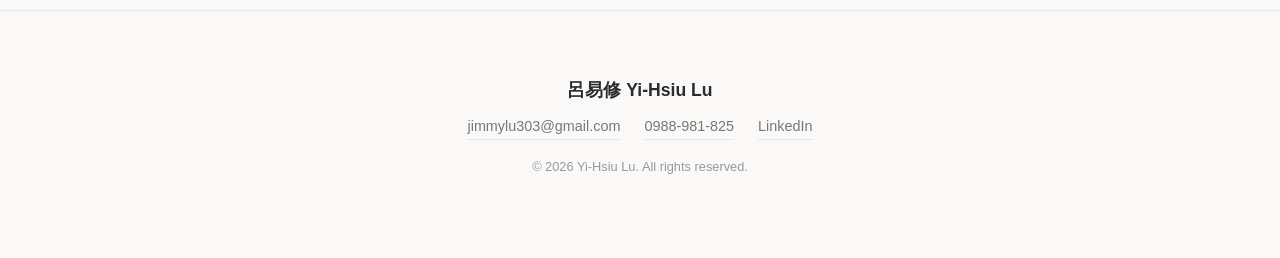
<file: project-sustainability.html>
<!DOCTYPE html>
<html lang="zh-TW">
<head>
  <meta charset="UTF-8">
  <meta name="viewport" content="width=device-width, initial-scale=1.0">
  <title>永續專案 — 呂易修</title>
  <meta name="description" content="永續淡水行動購、食農教育推廣計畫">
  <link rel="stylesheet" href="css/style.css">
</head>
<body>

  <!-- Navigation -->
  <nav class="nav">
    <div class="container nav__inner">
      <a href="index.html" class="nav__logo">呂易修</a>
      <button class="nav__toggle" aria-label="選單">☰</button>
      <div class="nav__links">
        <a href="about.html" class="nav__link">關於我</a>
        <a href="projects.html" class="nav__link nav__link--active">專案經驗</a>
        <a href="skills.html" class="nav__link">技能</a>
      </div>
      <div class="nav__social">
        <a href="https://www.linkedin.com/in/classmateye/" target="_blank" rel="noopener" aria-label="LinkedIn">
          <svg width="20" height="20" viewBox="0 0 24 24" fill="currentColor">
            <path d="M20.447 20.452h-3.554v-5.569c0-1.328-.027-3.037-1.852-3.037-1.853 0-2.136 1.445-2.136 2.939v5.667H9.351V9h3.414v1.561h.046c.477-.9 1.637-1.85 3.37-1.85 3.601 0 4.267 2.37 4.267 5.455v6.286zM5.337 7.433c-1.144 0-2.063-.926-2.063-2.065 0-1.138.92-2.063 2.063-2.063 1.14 0 2.064.925 2.064 2.063 0 1.139-.925 2.065-2.064 2.065zm1.782 13.019H3.555V9h3.564v11.452zM22.225 0H1.771C.792 0 0 .774 0 1.729v20.542C0 23.227.792 24 1.771 24h20.451C23.2 24 24 23.227 24 22.271V1.729C24 .774 23.2 0 22.222 0h.003z"/>
          </svg>
        </a>
        <a href="mailto:jimmylu303@gmail.com" aria-label="Email">
          <svg width="20" height="20" viewBox="0 0 24 24" fill="currentColor">
            <path d="M20 4H4c-1.1 0-2 .9-2 2v12c0 1.1.9 2 2 2h16c1.1 0 2-.9 2-2V6c0-1.1-.9-2-2-2zm0 4l-8 5-8-5V6l8 5 8-5v2z"/>
          </svg>
        </a>
      </div>
    </div>
  </nav>

  <!-- Hero -->
  <section class="case-hero">
    <p class="case-hero__category">永續發展</p>
    <h1 class="case-hero__title">永續專案</h1>
    <p class="case-hero__meta">SDGs · 循環經濟 · 食農教育</p>
  </section>

  <!-- Cover -->
  <div class="case-cover">
    <img src="images/永續淡水內頁.png" alt="永續專案" style="width: 100%; height: 100%; object-fit: cover;">
  </div>

  <!-- Content -->
  <div class="case-content">

    <!-- Project 1: Eco-Tamsui -->
    <section class="case-section fade-in">
      <h2 class="case-section__title">永續淡水行動購（Eco-Tamsui, Buy and GO）</h2>
      <p class="case-date">112 年｜教育部氣候變遷創意實作競賽</p>

      <h4>專案落地執行</h4>
      <p>在提案階段即與淡水商圈簽署 MOU，確保計畫具備實務執行基礎</p>

      <h4>循環經濟模式設計</h4>
      <p>設計可複製的環保袋循環經營模式，落實 SDG 12（責任消費與生產）</p>

      <h4>競賽成果</h4>
      <p>從 133 隊參賽隊伍中脫穎而出，入圍全國決賽</p>

      <div style="display: flex; flex-wrap: wrap; gap: 0.5rem; margin-top: 1.5rem;">
        <span class="skill-badge">SDG 12</span>
        <span class="skill-badge">循環經濟</span>
        <span class="skill-badge">MOU 簽署</span>
        <span class="skill-badge">全國決賽</span>
      </div>
    </section>

  </div>

  <!-- Food Agriculture Cover Image -->
  <div id="food-agriculture" class="case-cover fade-in">
    <img src="images/食農教育內頁.png" alt="食農教育內頁" style="width: 100%; height: 100%; object-fit: cover;">
  </div>

  <!-- Project 2: Food Agriculture Education -->
  <div class="case-content">

    <!-- Project 2: Food Agriculture Education -->
    <section class="case-section fade-in">
      <h2 class="case-section__title">食農教育推廣計畫</h2>
      <p class="case-date">115 年｜農業部食農教育推廣計畫</p>

      <h4>專業標準轉譯</h4>
      <p>協助將 ISO 14064-1 溫室氣體盤查結果轉化為易於理解的永續教育模組</p>

      <h4>教材與行動開發</h4>
      <p>協助青農發展食農教育計畫提案，整合農業生產、碳盤查與永續敘事內容</p>

      <h4>跨場域敘事整合</h4>
      <p>執行跨單位協作，整合農業生產端與消費端的永續敘事，提升計畫整體的社會影響力</p>

      <div style="display: flex; flex-wrap: wrap; gap: 0.5rem; margin-top: 1.5rem;">
        <span class="skill-badge">ISO 14064-1</span>
        <span class="skill-badge">碳盤查</span>
        <span class="skill-badge">永續教育</span>
        <span class="skill-badge">食農教育</span>
        <span class="skill-badge">跨域整合</span>
      </div>
    </section>

    <!-- CTA -->
    <section style="text-align: center; padding: var(--space-xl) 0; border-top: 1px solid var(--color-border); margin-top: var(--space-xl);">
      <a href="projects.html" class="btn btn--outline">
        ← 返回專案經驗
      </a>
    </section>

  </div>

  <!-- Footer -->
  <footer class="footer">
    <p class="footer__name">呂易修 Yi-Hsiu Lu</p>
    <div class="footer__links">
      <a href="mailto:jimmylu303@gmail.com">jimmylu303@gmail.com</a>
      <a href="tel:0988981825">0988-981-825</a>
      <a href="https://www.linkedin.com/in/classmateye/" target="_blank">LinkedIn</a>
    </div>
    <p class="footer__copy">© 2026 Yi-Hsiu Lu. All rights reserved.</p>
  </footer>

  <script src="js/main.js"></script>
</body>
</html>
</file>
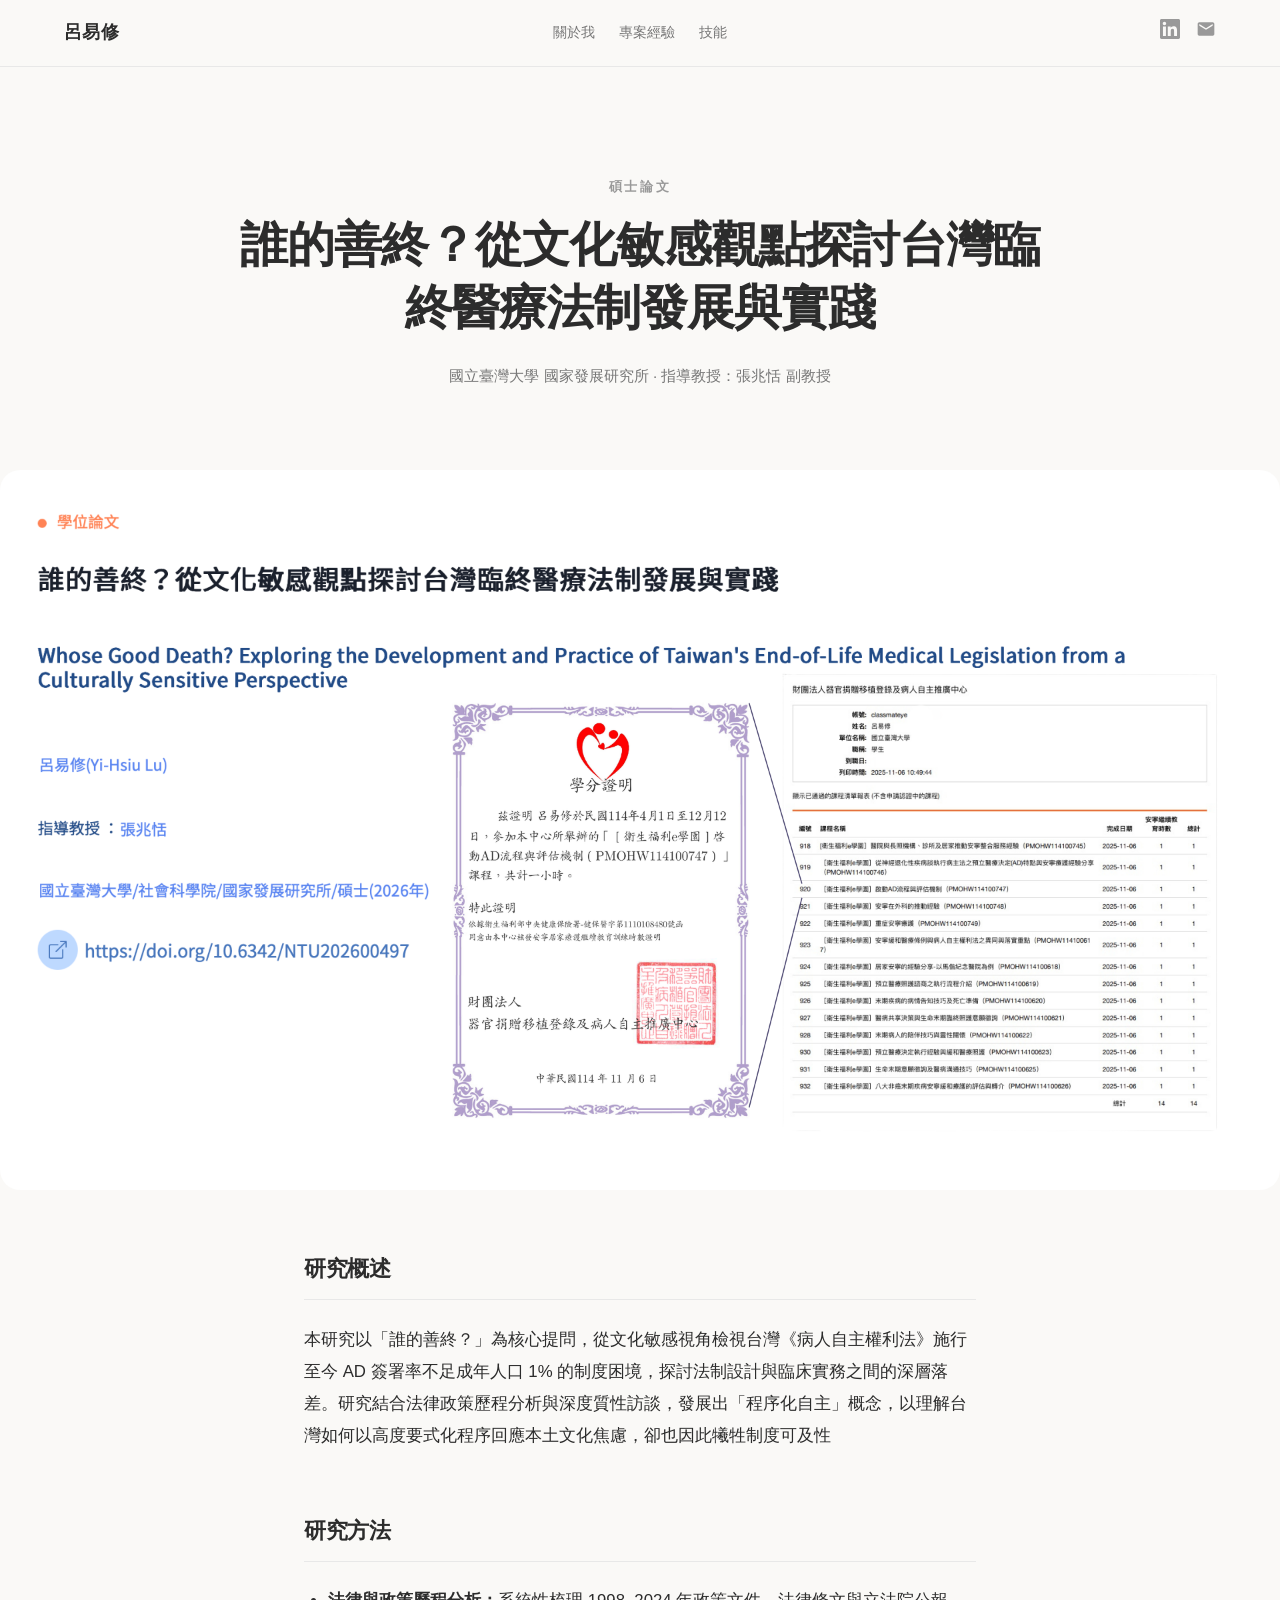
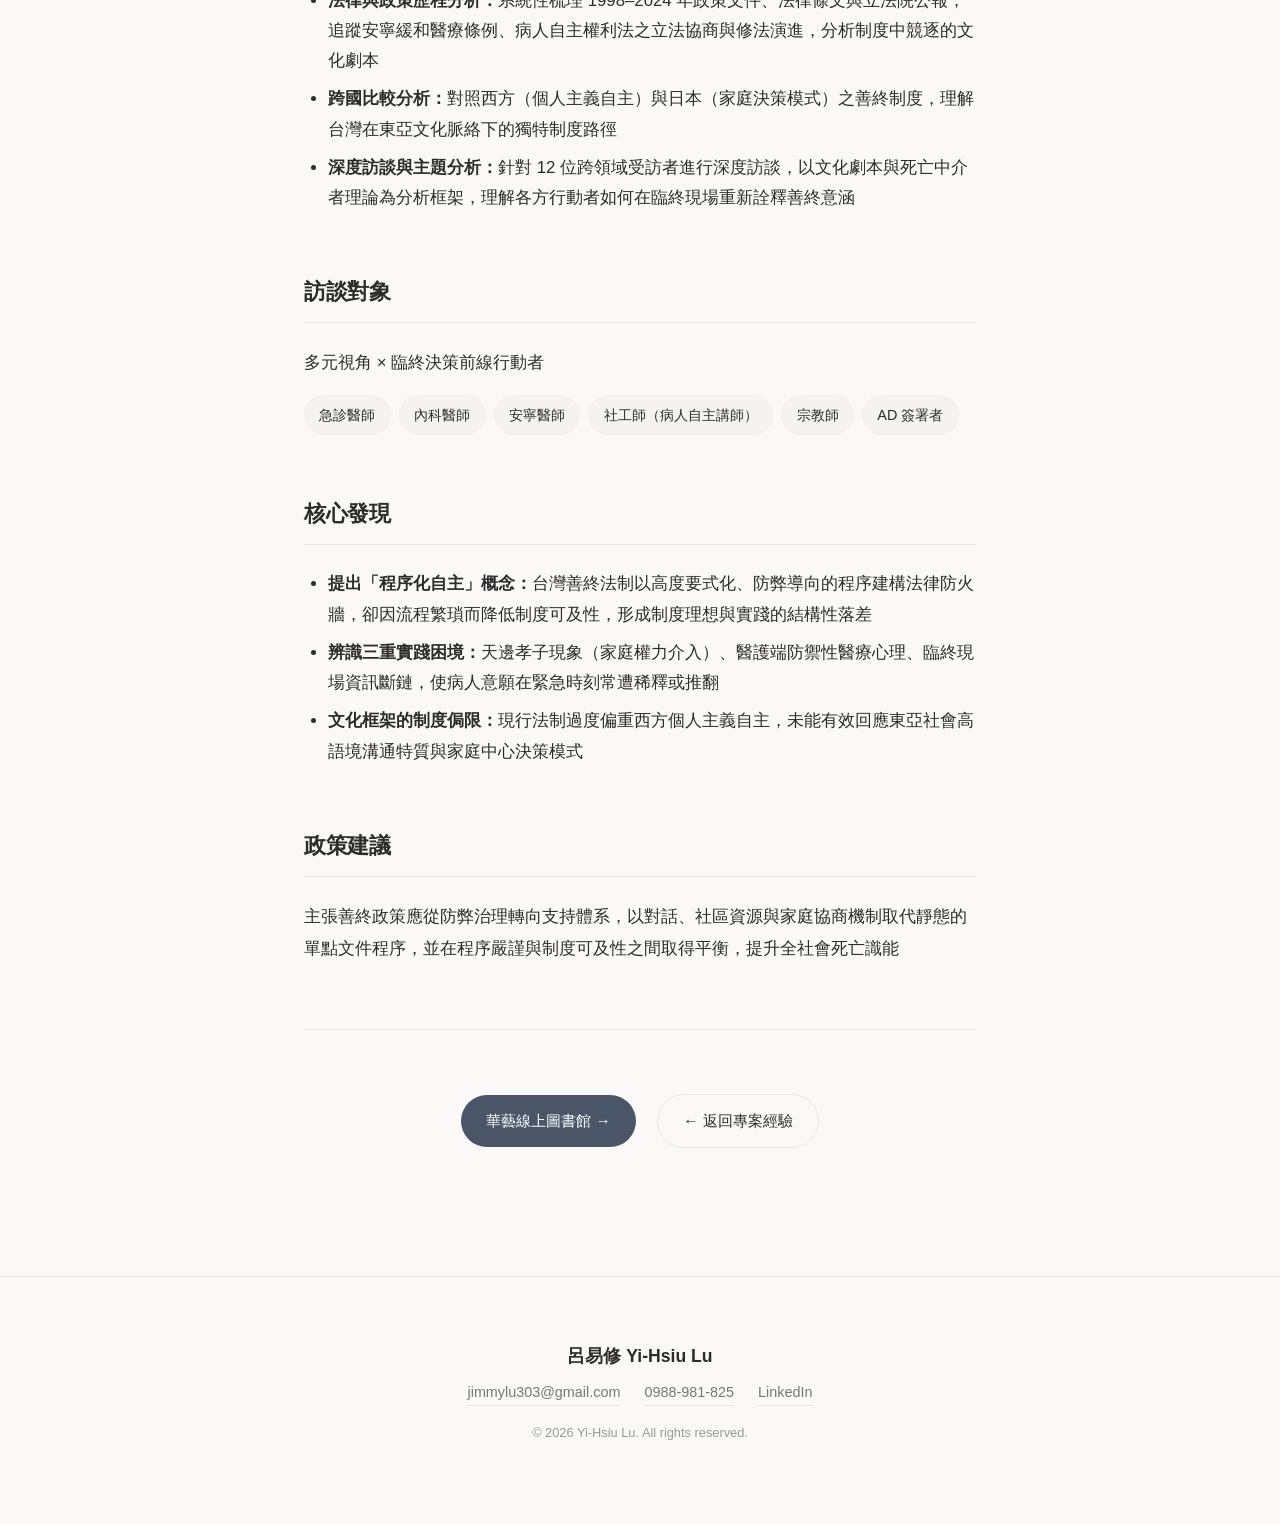
<file: project-thesis.html>
<!DOCTYPE html>
<html lang="zh-TW">
<head>
  <meta charset="UTF-8">
  <meta name="viewport" content="width=device-width, initial-scale=1.0">
  <title>碩士論文：誰的善終？ — 呂易修</title>
  <meta name="description" content="從文化敏感觀點探討台灣臨終醫療法制發展與實踐">
  <link rel="stylesheet" href="css/style.css">
</head>
<body>

  <!-- Navigation -->
  <nav class="nav">
    <div class="container nav__inner">
      <a href="index.html" class="nav__logo">呂易修</a>
      <button class="nav__toggle" aria-label="選單">☰</button>
      <div class="nav__links">
        <a href="about.html" class="nav__link">關於我</a>
        <a href="projects.html" class="nav__link nav__link--active">專案經驗</a>
        <a href="skills.html" class="nav__link">技能</a>
      </div>
      <div class="nav__social">
        <a href="https://www.linkedin.com/in/classmateye/" target="_blank" rel="noopener" aria-label="LinkedIn">
          <svg width="20" height="20" viewBox="0 0 24 24" fill="currentColor">
            <path d="M20.447 20.452h-3.554v-5.569c0-1.328-.027-3.037-1.852-3.037-1.853 0-2.136 1.445-2.136 2.939v5.667H9.351V9h3.414v1.561h.046c.477-.9 1.637-1.85 3.37-1.85 3.601 0 4.267 2.37 4.267 5.455v6.286zM5.337 7.433c-1.144 0-2.063-.926-2.063-2.065 0-1.138.92-2.063 2.063-2.063 1.14 0 2.064.925 2.064 2.063 0 1.139-.925 2.065-2.064 2.065zm1.782 13.019H3.555V9h3.564v11.452zM22.225 0H1.771C.792 0 0 .774 0 1.729v20.542C0 23.227.792 24 1.771 24h20.451C23.2 24 24 23.227 24 22.271V1.729C24 .774 23.2 0 22.222 0h.003z"/>
          </svg>
        </a>
        <a href="mailto:jimmylu303@gmail.com" aria-label="Email">
          <svg width="20" height="20" viewBox="0 0 24 24" fill="currentColor">
            <path d="M20 4H4c-1.1 0-2 .9-2 2v12c0 1.1.9 2 2 2h16c1.1 0 2-.9 2-2V6c0-1.1-.9-2-2-2zm0 4l-8 5-8-5V6l8 5 8-5v2z"/>
          </svg>
        </a>
      </div>
    </div>
  </nav>

  <!-- Hero -->
  <section class="case-hero">
    <p class="case-hero__category">碩士論文</p>
    <h1 class="case-hero__title">誰的善終？從文化敏感觀點探討台灣臨終醫療法制發展與實踐</h1>
    <p class="case-hero__meta">國立臺灣大學 國家發展研究所 · 指導教授：張兆恬 副教授</p>
  </section>

  <!-- Cover -->
  <div class="case-cover">
    <img src="images/論文內頁.png" alt="碩士論文" style="width: 100%; height: 100%; object-fit: cover;">
  </div>

  <!-- Content -->
  <div class="case-content">

    <!-- Overview -->
    <section class="case-section fade-in">
      <h2 class="case-section__title">研究概述</h2>
      <p>本研究以「誰的善終？」為核心提問，從文化敏感視角檢視台灣《病人自主權利法》施行至今 AD 簽署率不足成年人口 1% 的制度困境，探討法制設計與臨床實務之間的深層落差。研究結合法律政策歷程分析與深度質性訪談，發展出「程序化自主」概念，以理解台灣如何以高度要式化程序回應本土文化焦慮，卻也因此犧牲制度可及性</p>
    </section>

    <!-- Research Methods -->
    <section class="case-section fade-in">
      <h2 class="case-section__title">研究方法</h2>
      <ul>
        <li><strong>法律與政策歷程分析：</strong>系統性梳理 1998–2024 年政策文件、法律條文與立法院公報，追蹤安寧緩和醫療條例、病人自主權利法之立法協商與修法演進，分析制度中競逐的文化劇本</li>
        <li><strong>跨國比較分析：</strong>對照西方（個人主義自主）與日本（家庭決策模式）之善終制度，理解台灣在東亞文化脈絡下的獨特制度路徑</li>
        <li><strong>深度訪談與主題分析：</strong>針對 12 位跨領域受訪者進行深度訪談，以文化劇本與死亡中介者理論為分析框架，理解各方行動者如何在臨終現場重新詮釋善終意涵</li>
      </ul>
    </section>

    <!-- Interviewees -->
    <section class="case-section fade-in">
      <h2 class="case-section__title">訪談對象</h2>
      <p>多元視角 × 臨終決策前線行動者</p>
      <div style="display: flex; flex-wrap: wrap; gap: 0.5rem; margin-top: 1rem;">
        <span class="skill-badge">急診醫師</span>
        <span class="skill-badge">內科醫師</span>
        <span class="skill-badge">安寧醫師</span>
        <span class="skill-badge">社工師（病人自主講師）</span>
        <span class="skill-badge">宗教師</span>
        <span class="skill-badge">AD 簽署者</span>
      </div>
    </section>

    <!-- Key Findings -->
    <section class="case-section fade-in">
      <h2 class="case-section__title">核心發現</h2>
      <ul>
        <li><strong>提出「程序化自主」概念：</strong>台灣善終法制以高度要式化、防弊導向的程序建構法律防火牆，卻因流程繁瑣而降低制度可及性，形成制度理想與實踐的結構性落差</li>
        <li><strong>辨識三重實踐困境：</strong>天邊孝子現象（家庭權力介入）、醫護端防禦性醫療心理、臨終現場資訊斷鏈，使病人意願在緊急時刻常遭稀釋或推翻</li>
        <li><strong>文化框架的制度侷限：</strong>現行法制過度偏重西方個人主義自主，未能有效回應東亞社會高語境溝通特質與家庭中心決策模式</li>
      </ul>
    </section>

    <!-- Policy Recommendations -->
    <section class="case-section fade-in">
      <h2 class="case-section__title">政策建議</h2>
      <p>主張善終政策應從防弊治理轉向支持體系，以對話、社區資源與家庭協商機制取代靜態的單點文件程序，並在程序嚴謹與制度可及性之間取得平衡，提升全社會死亡識能</p>
    </section>

    <!-- CTA -->
    <section style="text-align: center; padding: var(--space-xl) 0; border-top: 1px solid var(--color-border); margin-top: var(--space-xl);">
      <a href="https://www.airitilibrary.com/Article/Detail?DocID=U0001-0301260130381032" target="_blank" class="btn btn--primary">
        華藝線上圖書館 →
      </a>
      <a href="projects.html" class="btn btn--outline" style="margin-left: 1rem;">
        ← 返回專案經驗
      </a>
    </section>

  </div>

  <!-- Footer -->
  <footer class="footer">
    <p class="footer__name">呂易修 Yi-Hsiu Lu</p>
    <div class="footer__links">
      <a href="mailto:jimmylu303@gmail.com">jimmylu303@gmail.com</a>
      <a href="tel:0988981825">0988-981-825</a>
      <a href="https://www.linkedin.com/in/classmateye/" target="_blank">LinkedIn</a>
    </div>
    <p class="footer__copy">© 2026 Yi-Hsiu Lu. All rights reserved.</p>
  </footer>

  <script src="js/main.js"></script>
</body>
</html>
</file>
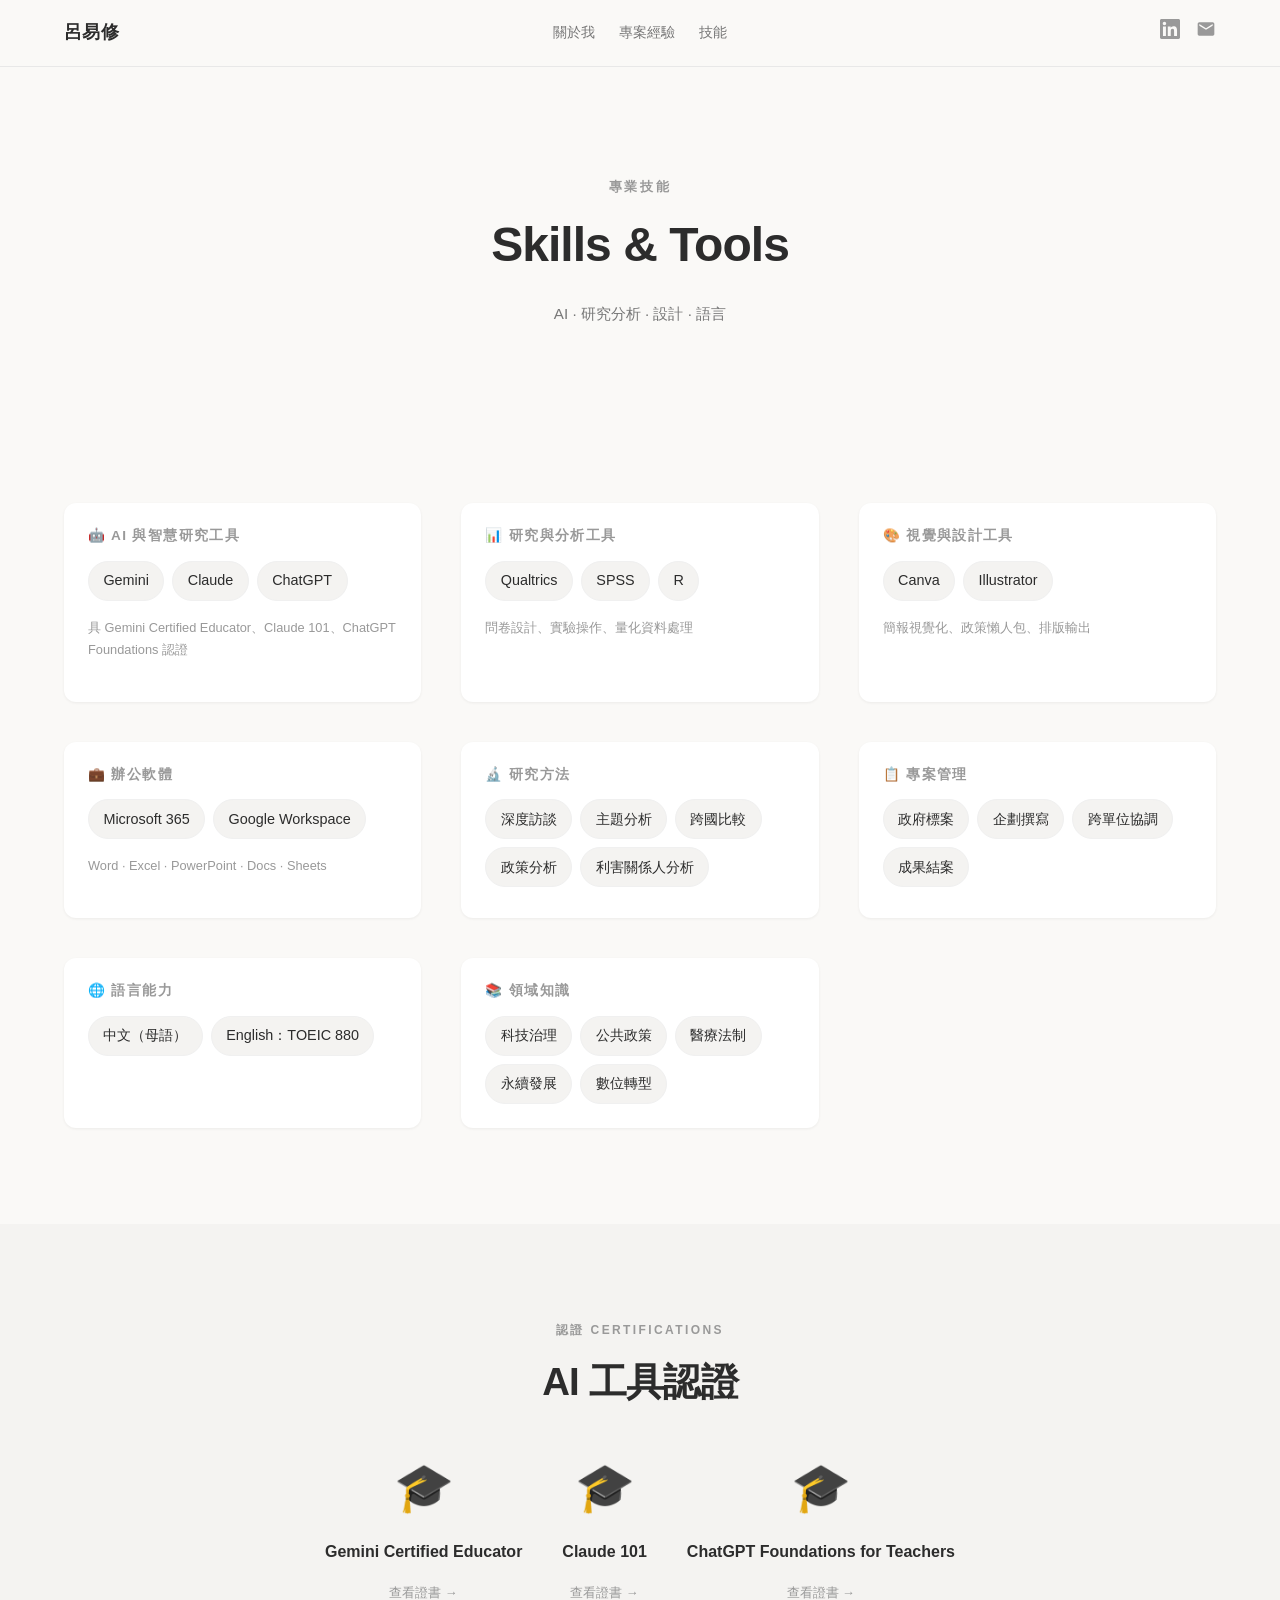
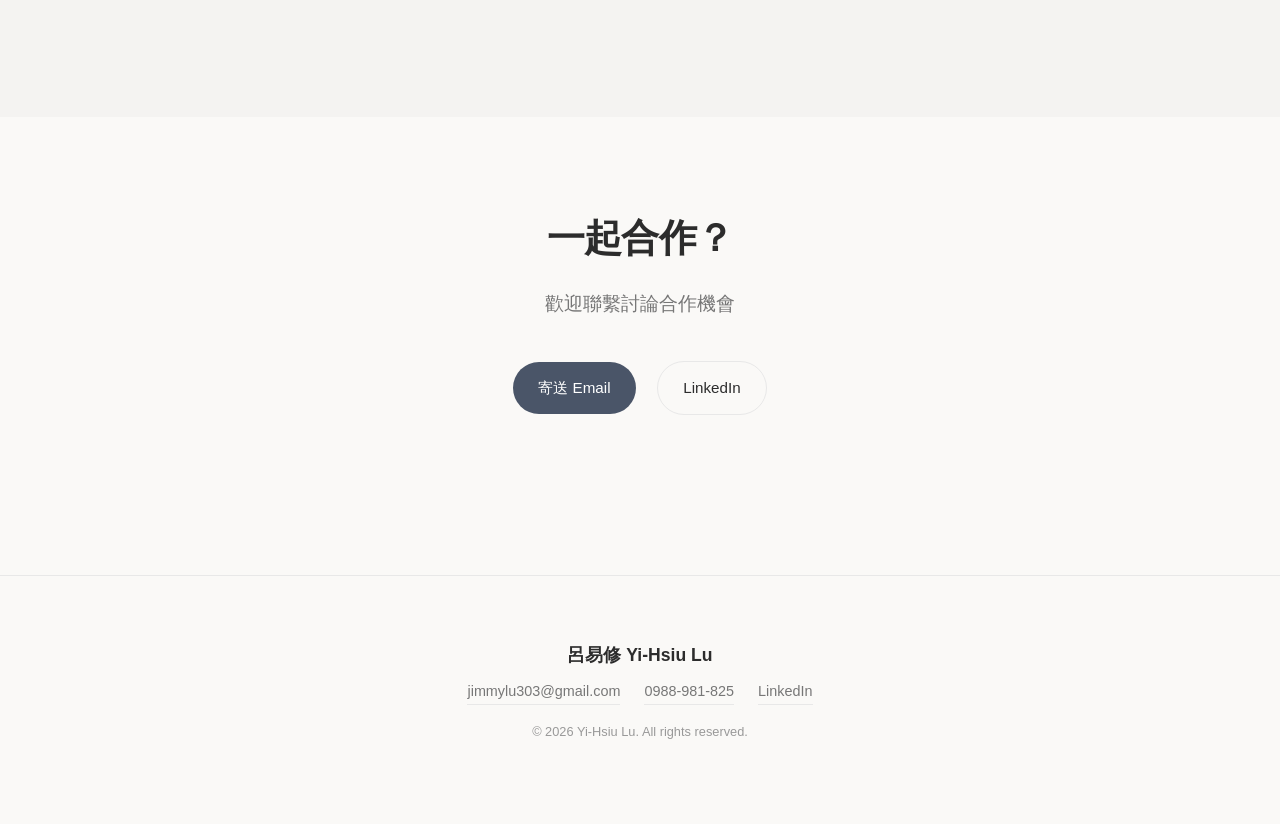
<file: skills.html>
<!DOCTYPE html>
<html lang="zh-TW">
<head>
  <meta charset="UTF-8">
  <meta name="viewport" content="width=device-width, initial-scale=1.0">
  <title>專業技能 — 呂易修 Yi-Hsiu Lu</title>
  <meta name="description" content="呂易修的專業技能：AI 工具、研究分析、視覺設計">
  <link rel="stylesheet" href="css/style.css">
</head>
<body>

  <!-- Navigation -->
  <nav class="nav">
    <div class="container nav__inner">
      <a href="index.html" class="nav__logo">呂易修</a>
      <button class="nav__toggle" aria-label="選單">☰</button>
      <div class="nav__links">
        <a href="about.html" class="nav__link">關於我</a>
        <a href="projects.html" class="nav__link">專案經驗</a>
        <a href="skills.html" class="nav__link nav__link--active">技能</a>
      </div>
      <div class="nav__social">
        <a href="https://www.linkedin.com/in/classmateye/" target="_blank" rel="noopener" aria-label="LinkedIn">
          <svg width="20" height="20" viewBox="0 0 24 24" fill="currentColor">
            <path d="M20.447 20.452h-3.554v-5.569c0-1.328-.027-3.037-1.852-3.037-1.853 0-2.136 1.445-2.136 2.939v5.667H9.351V9h3.414v1.561h.046c.477-.9 1.637-1.85 3.37-1.85 3.601 0 4.267 2.37 4.267 5.455v6.286zM5.337 7.433c-1.144 0-2.063-.926-2.063-2.065 0-1.138.92-2.063 2.063-2.063 1.14 0 2.064.925 2.064 2.063 0 1.139-.925 2.065-2.064 2.065zm1.782 13.019H3.555V9h3.564v11.452zM22.225 0H1.771C.792 0 0 .774 0 1.729v20.542C0 23.227.792 24 1.771 24h20.451C23.2 24 24 23.227 24 22.271V1.729C24 .774 23.2 0 22.222 0h.003z"/>
          </svg>
        </a>
        <a href="mailto:jimmylu303@gmail.com" aria-label="Email">
          <svg width="20" height="20" viewBox="0 0 24 24" fill="currentColor">
            <path d="M20 4H4c-1.1 0-2 .9-2 2v12c0 1.1.9 2 2 2h16c1.1 0 2-.9 2-2V6c0-1.1-.9-2-2-2zm0 4l-8 5-8-5V6l8 5 8-5v2z"/>
          </svg>
        </a>
      </div>
    </div>
  </nav>

  <!-- Hero -->
  <section class="case-hero">
    <p class="case-hero__category">專業技能</p>
    <h1 class="case-hero__title">Skills & Tools</h1>
    <p class="case-hero__meta">AI · 研究分析 · 設計 · 語言</p>
  </section>

  <!-- Skills Grid -->
  <section class="section">
    <div class="container">
      <div class="skills-grid">

        <!-- AI & Smart Tools -->
        <div class="skill-group fade-in">
          <h3 class="skill-group__title">🤖 AI 與智慧研究工具</h3>
          <div class="skill-group__items">
            <span class="skill-badge">Gemini</span>
            <span class="skill-badge">Claude</span>
            <span class="skill-badge">ChatGPT</span>
          </div>
          <p class="skill-group__note">
            具 Gemini Certified Educator、Claude 101、ChatGPT Foundations 認證
          </p>
        </div>

        <!-- Research & Analysis -->
        <div class="skill-group fade-in">
          <h3 class="skill-group__title">📊 研究與分析工具</h3>
          <div class="skill-group__items">
            <span class="skill-badge">Qualtrics</span>
            <span class="skill-badge">SPSS</span>
            <span class="skill-badge">R</span>
          </div>
          <p class="skill-group__note">
            問卷設計、實驗操作、量化資料處理
          </p>
        </div>

        <!-- Design Tools -->
        <div class="skill-group fade-in">
          <h3 class="skill-group__title">🎨 視覺與設計工具</h3>
          <div class="skill-group__items">
            <span class="skill-badge">Canva</span>
            <span class="skill-badge">Illustrator</span>
          </div>
          <p class="skill-group__note">
            簡報視覺化、政策懶人包、排版輸出
          </p>
        </div>

        <!-- Office Tools -->
        <div class="skill-group fade-in">
          <h3 class="skill-group__title">💼 辦公軟體</h3>
          <div class="skill-group__items">
            <span class="skill-badge">Microsoft 365</span>
            <span class="skill-badge">Google Workspace</span>
          </div>
          <p class="skill-group__note">
            Word · Excel · PowerPoint · Docs · Sheets
          </p>
        </div>

        <!-- Research Methods -->
        <div class="skill-group fade-in">
          <h3 class="skill-group__title">🔬 研究方法</h3>
          <div class="skill-group__items">
            <span class="skill-badge">深度訪談</span>
            <span class="skill-badge">主題分析</span>
            <span class="skill-badge">跨國比較</span>
            <span class="skill-badge">政策分析</span>
            <span class="skill-badge">利害關係人分析</span>
          </div>
        </div>

        <!-- Project Management -->
        <div class="skill-group fade-in">
          <h3 class="skill-group__title">📋 專案管理</h3>
          <div class="skill-group__items">
            <span class="skill-badge">政府標案</span>
            <span class="skill-badge">企劃撰寫</span>
            <span class="skill-badge">跨單位協調</span>
            <span class="skill-badge">成果結案</span>
          </div>
        </div>

        <!-- Language -->
        <div class="skill-group fade-in">
          <h3 class="skill-group__title">🌐 語言能力</h3>
          <div class="skill-group__items">
            <span class="skill-badge">中文（母語）</span>
            <span class="skill-badge">English：TOEIC 880</span>
          </div>
        </div>

        <!-- Domain Knowledge -->
        <div class="skill-group fade-in">
          <h3 class="skill-group__title">📚 領域知識</h3>
          <div class="skill-group__items">
            <span class="skill-badge">科技治理</span>
            <span class="skill-badge">公共政策</span>
            <span class="skill-badge">醫療法制</span>
            <span class="skill-badge">永續發展</span>
            <span class="skill-badge">數位轉型</span>
          </div>
        </div>

      </div>
    </div>
  </section>

  <!-- Certifications -->
  <section class="section section--alt">
    <div class="container container--narrow" style="text-align: center;">
      <p class="section-label">認證 Certifications</p>
      <h2 style="margin-bottom: var(--space-lg);">AI 工具認證</h2>
      <div style="display: flex; justify-content: center; gap: var(--space-lg); flex-wrap: wrap;">
        <a href="https://edu.google.accredible.com/21919e42-2b8e-453d-9b40-5d657e2d1ad5" target="_blank" rel="noopener" class="fade-in cert-link" style="text-align: center; text-decoration: none; color: inherit;">
          <span style="font-size: 3rem;">🎓</span>
          <p style="font-weight: 600; margin-top: 0.5rem;">Gemini Certified Educator</p>
          <p style="font-size: 0.8rem; color: var(--color-text-light); margin-top: 0.25rem;">查看證書 →</p>
        </a>
        <a href="https://verify.skilljar.com/c/oad2j45bamaa" target="_blank" rel="noopener" class="fade-in cert-link" style="text-align: center; text-decoration: none; color: inherit;">
          <span style="font-size: 3rem;">🎓</span>
          <p style="font-weight: 600; margin-top: 0.5rem;">Claude 101</p>
          <p style="font-size: 0.8rem; color: var(--color-text-light); margin-top: 0.25rem;">查看證書 →</p>
        </a>
        <a href="https://www.credly.com/badges/4af58af3-de02-4ff2-8171-d3b5958a2238/linked_in_profile" target="_blank" rel="noopener" class="fade-in cert-link" style="text-align: center; text-decoration: none; color: inherit;">
          <span style="font-size: 3rem;">🎓</span>
          <p style="font-weight: 600; margin-top: 0.5rem;">ChatGPT Foundations for Teachers</p>
          <p style="font-size: 0.8rem; color: var(--color-text-light); margin-top: 0.25rem;">查看證書 →</p>
        </a>
      </div>
    </div>
  </section>

  <!-- CTA -->
  <section class="section">
    <div class="container container--narrow" style="text-align: center;">
      <h2 style="margin-bottom: var(--space-md);">一起合作？</h2>
      <p class="lead" style="margin-bottom: var(--space-lg);">
        歡迎聯繫討論合作機會
      </p>
      <a href="mailto:jimmylu303@gmail.com" class="btn btn--primary">寄送 Email</a>
      <a href="https://www.linkedin.com/in/classmateye/" target="_blank" class="btn btn--outline" style="margin-left: 1rem;">
        LinkedIn
      </a>
    </div>
  </section>

  <!-- Footer -->
  <footer class="footer">
    <p class="footer__name">呂易修 Yi-Hsiu Lu</p>
    <div class="footer__links">
      <a href="mailto:jimmylu303@gmail.com">jimmylu303@gmail.com</a>
      <a href="tel:0988981825">0988-981-825</a>
      <a href="https://www.linkedin.com/in/classmateye/" target="_blank">LinkedIn</a>
    </div>
    <p class="footer__copy">© 2026 Yi-Hsiu Lu. All rights reserved.</p>
  </footer>

  <script src="js/main.js"></script>
</body>
</html>
</file>
<file: css/style.css>
/* ══════════════════════════════════════════════════════════════
   Portfolio — Style System
   淡色調 + 創意設計感 + 大留白
   ══════════════════════════════════════════════════════════════ */

/* ── CSS Variables ─────────────────────────────────────────── */
:root {
  /* Colors */
  --color-bg: #faf9f7;
  --color-bg-alt: #f4f3f1;
  --color-surface: #ffffff;
  --color-text: #2c2c2c;
  --color-text-muted: #777777;
  --color-text-light: #999999;
  --color-accent: #4a5568;
  --color-accent-hover: #2d3748;
  --color-border: #e8e8e8;
  --color-border-light: #f0f0f0;

  /* Typography */
  --font-sans: -apple-system, BlinkMacSystemFont, "Segoe UI", "Noto Sans TC", "Microsoft JhengHei", sans-serif;
  --font-serif: "Georgia", "Times New Roman", serif;
  
  /* Spacing */
  --space-xs: 0.5rem;
  --space-sm: 1rem;
  --space-md: 1.5rem;
  --space-lg: 2.5rem;
  --space-xl: 4rem;
  --space-2xl: 6rem;

  /* Layout */
  --max-width: 1200px;
  --max-width-narrow: 720px;
  --max-width-wide: 1400px;

  /* Effects */
  --shadow-sm: 0 1px 3px rgba(0,0,0,0.06);
  --shadow-md: 0 4px 12px rgba(0,0,0,0.08);
  --shadow-lg: 0 8px 30px rgba(0,0,0,0.12);
  --radius-sm: 6px;
  --radius-md: 12px;
  --radius-lg: 20px;
  --transition: 0.3s ease;
}

/* ── Reset & Base ──────────────────────────────────────────── */
*, *::before, *::after {
  margin: 0;
  padding: 0;
  box-sizing: border-box;
}

html {
  scroll-behavior: smooth;
  font-size: 16px;
}

body {
  font-family: var(--font-sans);
  color: var(--color-text);
  background: var(--color-bg);
  line-height: 1.75;
  -webkit-font-smoothing: antialiased;
}

a {
  color: inherit;
  text-decoration: none;
  transition: var(--transition);
}

a:hover {
  color: var(--color-accent-hover);
}

img {
  max-width: 100%;
  height: auto;
  display: block;
}

ul, ol {
  list-style: none;
}

/* ── Typography ────────────────────────────────────────────── */
h1, h2, h3, h4, h5, h6 {
  font-weight: 600;
  line-height: 1.3;
  letter-spacing: -0.02em;
}

h1 { font-size: clamp(2.5rem, 5vw, 4rem); }
h2 { font-size: clamp(1.8rem, 3vw, 2.5rem); }
h3 { font-size: clamp(1.3rem, 2vw, 1.6rem); }
h4 { font-size: 1.1rem; }

p {
  margin-bottom: var(--space-sm);
}

.lead {
  font-size: 1.2rem;
  color: var(--color-text-muted);
  line-height: 1.8;
}

.section-label {
  font-size: 0.75rem;
  font-weight: 600;
  letter-spacing: 0.2em;
  text-transform: uppercase;
  color: var(--color-text-light);
  margin-bottom: var(--space-sm);
}

/* ── Layout Utilities ──────────────────────────────────────── */
.container {
  width: 100%;
  max-width: var(--max-width);
  margin: 0 auto;
  padding: 0 var(--space-md);
}

.container--narrow {
  max-width: var(--max-width-narrow);
}

.container--wide {
  max-width: var(--max-width-wide);
}

.section {
  padding: var(--space-2xl) 0;
}

.section--alt {
  background: var(--color-bg-alt);
}

/* ── Navigation ────────────────────────────────────────────── */
.nav {
  position: fixed;
  top: 0;
  left: 0;
  right: 0;
  z-index: 1000;
  background: rgba(250, 249, 247, 0.92);
  backdrop-filter: blur(12px);
  -webkit-backdrop-filter: blur(12px);
  border-bottom: 1px solid var(--color-border);
  padding: var(--space-sm) 0;
}

.nav__inner {
  display: flex;
  justify-content: space-between;
  align-items: center;
}

.nav__logo {
  font-weight: 700;
  font-size: 1.1rem;
  letter-spacing: 0.02em;
}

.nav__links {
  display: flex;
  gap: var(--space-md);
  align-items: center;
}

.nav__link {
  font-size: 0.9rem;
  color: var(--color-text-muted);
  position: relative;
}

.nav__link::after {
  content: '';
  position: absolute;
  bottom: -4px;
  left: 0;
  width: 0;
  height: 2px;
  background: var(--color-accent);
  transition: var(--transition);
}

.nav__link:hover::after,
.nav__link--active::after {
  width: 100%;
}

.nav__social {
  display: flex;
  gap: var(--space-sm);
}

.nav__social a {
  color: var(--color-text-light);
  font-size: 1.2rem;
}

.nav__social a:hover {
  color: var(--color-accent);
}

/* ── Hero Section ──────────────────────────────────────────── */
.hero {
  min-height: 100vh;
  display: flex;
  flex-direction: column;
  justify-content: center;
  align-items: center;
  text-align: center;
  padding: var(--space-2xl) var(--space-md);
  padding-top: calc(var(--space-2xl) + 60px);
}

.hero__name {
  font-size: clamp(3rem, 8vw, 5.5rem);
  font-weight: 700;
  letter-spacing: 0.08em;
  margin-bottom: var(--space-xs);
}

.hero__name-en {
  font-size: clamp(1rem, 2vw, 1.3rem);
  color: var(--color-text-light);
  font-weight: 400;
  letter-spacing: 0.15em;
  margin-bottom: var(--space-lg);
}

.hero__tagline {
  font-size: clamp(1.1rem, 2.5vw, 1.5rem);
  color: var(--color-text-muted);
  max-width: 600px;
  margin-bottom: var(--space-lg);
  min-height: 2em;
}

.hero__tagline .cursor {
  display: inline-block;
  width: 2px;
  height: 1.2em;
  background: var(--color-accent);
  margin-left: 4px;
  animation: blink 1s infinite;
  vertical-align: text-bottom;
}

@keyframes blink {
  0%, 50% { opacity: 1; }
  51%, 100% { opacity: 0; }
}

.hero__tags {
  display: flex;
  justify-content: center;
  gap: var(--space-xs);
  flex-wrap: wrap;
  margin-bottom: var(--space-lg);
}

.tag {
  background: var(--color-bg-alt);
  padding: 0.4rem 1rem;
  border-radius: 100px;
  font-size: 0.85rem;
  color: var(--color-text-muted);
  border: 1px solid var(--color-border-light);
}

.hero__contact {
  font-size: 0.9rem;
  color: var(--color-text-light);
}

.hero__contact a {
  border-bottom: 1px solid var(--color-border);
  padding-bottom: 2px;
}

.hero__contact a:hover {
  border-color: var(--color-accent);
}

.hero__scroll {
  position: absolute;
  bottom: var(--space-lg);
  left: 50%;
  transform: translateX(-50%);
  font-size: 0.8rem;
  color: var(--color-text-light);
  letter-spacing: 0.1em;
  animation: bounce 2s infinite;
}

@keyframes bounce {
  0%, 100% { transform: translateX(-50%) translateY(0); }
  50% { transform: translateX(-50%) translateY(8px); }
}

/* ── Cards Grid ────────────────────────────────────────────── */
.cards-grid {
  display: grid;
  grid-template-columns: repeat(3, 1fr);
  gap: var(--space-lg);
}

.cards-grid--2col {
  grid-template-columns: repeat(2, 1fr);
}

@media (max-width: 1024px) {
  .cards-grid {
    grid-template-columns: repeat(2, 1fr);
  }
}

.card {
  background: var(--color-surface);
  border-radius: var(--radius-md);
  overflow: hidden;
  box-shadow: var(--shadow-sm);
  transition: var(--transition);
  cursor: pointer;
}

.card:hover {
  transform: translateY(-8px);
  box-shadow: var(--shadow-lg);
}

.card__image {
  width: 100%;
  aspect-ratio: 16/10;
  object-fit: cover;
  background: var(--color-bg-alt);
}

.card__content {
  padding: var(--space-md);
}

.card__category {
  font-size: 0.75rem;
  font-weight: 600;
  letter-spacing: 0.15em;
  text-transform: uppercase;
  color: var(--color-text-light);
  margin-bottom: var(--space-xs);
}

.card__title {
  font-size: 1.2rem;
  margin-bottom: var(--space-xs);
}

.card__desc {
  font-size: 0.9rem;
  color: var(--color-text-muted);
  line-height: 1.6;
}

.card__tags {
  display: flex;
  gap: 0.5rem;
  flex-wrap: wrap;
  margin-top: var(--space-sm);
}

.card__tag {
  font-size: 0.75rem;
  padding: 0.25rem 0.6rem;
  background: var(--color-bg-alt);
  border-radius: 100px;
  color: var(--color-text-light);
}

/* ── Case Study / Project Detail ───────────────────────────── */
.case-hero {
  padding-top: calc(var(--space-2xl) + 80px);
  padding-bottom: var(--space-xl);
  text-align: center;
}

.case-hero__category {
  font-size: 0.8rem;
  font-weight: 600;
  letter-spacing: 0.2em;
  text-transform: uppercase;
  color: var(--color-text-light);
  margin-bottom: var(--space-sm);
}

.case-hero__title {
  font-size: clamp(2rem, 5vw, 3rem);
  max-width: 800px;
  margin: 0 auto var(--space-md);
}

.case-hero__meta {
  font-size: 0.95rem;
  color: var(--color-text-muted);
}

.case-cover {
  width: 100%;
  max-width: var(--max-width-wide);
  margin: 0 auto var(--space-xl);
  aspect-ratio: 16/9;
  background: var(--color-bg-alt);
  border-radius: var(--radius-lg);
  overflow: hidden;
}

.case-cover img {
  width: 100%;
  height: 100%;
  object-fit: cover;
}

.case-content {
  max-width: var(--max-width-narrow);
  margin: 0 auto;
  padding: 0 var(--space-md);
}

.case-section {
  margin-bottom: var(--space-xl);
}

.case-section__title {
  font-size: 1.4rem;
  margin-bottom: var(--space-md);
  padding-bottom: var(--space-sm);
  border-bottom: 1px solid var(--color-border);
}

.case-section p {
  font-size: 1.05rem;
  line-height: 1.9;
  color: var(--color-text);
}

.case-section ul {
  padding-left: 1.5rem;
  list-style: disc;
}

.case-section li {
  font-size: 1.05rem;
  line-height: 1.8;
  margin-bottom: var(--space-xs);
}

.case-section h4 {
  font-size: 1rem;
  font-weight: 600;
  line-height: 1.5;
  margin-top: var(--space-md);
  margin-bottom: var(--space-xs);
  color: var(--color-text);
}

.case-section .case-date {
  font-size: 1.05rem;
  color: var(--color-text-muted);
  line-height: 1.9;
  margin-bottom: var(--space-sm);
}

/* ── Timeline ──────────────────────────────────────────────── */
.timeline {
  position: relative;
  padding-left: var(--space-lg);
}

.timeline::before {
  content: '';
  position: absolute;
  left: 0;
  top: 0;
  bottom: 0;
  width: 2px;
  background: var(--color-border);
}

.timeline__item {
  position: relative;
  padding-bottom: var(--space-lg);
}

.timeline__item::before {
  content: '';
  position: absolute;
  left: calc(-1 * var(--space-lg) - 4px);
  top: 6px;
  width: 10px;
  height: 10px;
  border-radius: 50%;
  background: var(--color-text-light);
  border: 2px solid var(--color-bg);
}

.timeline__date {
  font-size: 0.85rem;
  color: var(--color-text-light);
  margin-bottom: var(--space-xs);
}

.timeline__title {
  font-size: 1.1rem;
  font-weight: 600;
  margin-bottom: 0.3rem;
}

.timeline__subtitle {
  font-size: 0.95rem;
  color: var(--color-text-muted);
  margin-bottom: var(--space-xs);
}

.timeline__desc {
  font-size: 0.9rem;
  color: var(--color-text-muted);
}

/* ── Skills Grid ───────────────────────────────────────────── */
.skills-grid {
  display: grid;
  grid-template-columns: repeat(auto-fill, minmax(280px, 1fr));
  gap: var(--space-lg);
}

.skill-group {
  background: var(--color-surface);
  padding: var(--space-md);
  border-radius: var(--radius-md);
  box-shadow: var(--shadow-sm);
}

.skill-group__title {
  font-size: 0.85rem;
  font-weight: 600;
  letter-spacing: 0.1em;
  color: var(--color-text-light);
  margin-bottom: var(--space-sm);
}

.skill-group__items {
  display: flex;
  flex-wrap: wrap;
  gap: 0.5rem;
}

.skill-badge {
  background: var(--color-bg-alt);
  padding: 0.4rem 0.9rem;
  border-radius: 100px;
  font-size: 0.9rem;
  color: var(--color-text);
  border: 1px solid var(--color-border-light);
}

.skill-group__note {
  font-size: 0.8rem;
  color: var(--color-text-light);
  margin-top: var(--space-sm);
}

/* ── Buttons ───────────────────────────────────────────────── */
.btn {
  display: inline-flex;
  align-items: center;
  gap: 0.5rem;
  padding: 0.8rem 1.6rem;
  border-radius: 100px;
  font-size: 0.95rem;
  font-weight: 500;
  cursor: pointer;
  border: none;
  transition: var(--transition);
}

.btn--primary {
  background: var(--color-accent);
  color: white;
}

.btn--primary:hover {
  background: var(--color-accent-hover);
  color: white;
  transform: translateY(-2px);
}

.btn--outline {
  background: transparent;
  border: 1px solid var(--color-border);
  color: var(--color-text);
}

.btn--outline:hover {
  border-color: var(--color-accent);
  color: var(--color-accent);
}

/* ── Footer ────────────────────────────────────────────────── */
.footer {
  text-align: center;
  padding: var(--space-xl) var(--space-md);
  border-top: 1px solid var(--color-border);
  margin-top: var(--space-xl);
}

.footer__name {
  font-size: 1.1rem;
  font-weight: 600;
  margin-bottom: var(--space-xs);
}

.footer__links {
  display: flex;
  justify-content: center;
  gap: var(--space-md);
  margin-bottom: var(--space-sm);
}

.footer__links a {
  color: var(--color-text-muted);
  font-size: 0.9rem;
  border-bottom: 1px solid var(--color-border);
}

.footer__links a:hover {
  color: var(--color-accent);
  border-color: var(--color-accent);
}

.footer__copy {
  font-size: 0.8rem;
  color: var(--color-text-light);
}

.cert-link {
  transition: transform 0.3s ease;
}

.cert-link:hover {
  transform: translateY(-5px);
}

/* ── Mobile Menu Toggle ────────────────────────────────────── */
.nav__toggle {
  display: none;
  background: none;
  border: none;
  cursor: pointer;
  padding: 0.5rem;
  color: var(--color-text);
  font-size: 1.5rem;
  line-height: 1;
  -webkit-tap-highlight-color: transparent;
}

/* ── Responsive ────────────────────────────────────────────── */
@media (max-width: 768px) {
  .nav__toggle {
    display: block;
  }

  .nav__links {
    display: none;
    position: absolute;
    top: 100%;
    left: 0;
    right: 0;
    flex-direction: column;
    background: rgba(250, 249, 247, 0.98);
    backdrop-filter: blur(12px);
    -webkit-backdrop-filter: blur(12px);
    border-bottom: 1px solid var(--color-border);
    padding: var(--space-sm) var(--space-md);
    gap: 0;
  }

  .nav__links.open {
    display: flex;
  }

  .nav__link {
    display: block;
    padding: 0.75rem 0;
    font-size: 1rem;
    border-bottom: 1px solid var(--color-border-light);
  }

  .nav__link:last-child {
    border-bottom: none;
  }

  .nav__social {
    display: none;
  }

  .hero {
    padding-top: calc(var(--space-xl) + 60px);
    min-height: auto;
    padding-bottom: var(--space-xl);
  }

  .hero__name {
    font-size: clamp(2.2rem, 10vw, 3rem);
  }

  .hero__scroll {
    display: none;
  }

  .cards-grid,
  .cards-grid[style*="grid-template-columns"] {
    grid-template-columns: 1fr !important;
  }

  .skills-grid {
    grid-template-columns: 1fr;
  }

  .case-hero {
    padding-top: calc(var(--space-xl) + 60px);
    padding-bottom: var(--space-lg);
  }

  .case-hero__title {
    font-size: clamp(1.5rem, 6vw, 2rem);
  }

  .section {
    padding: var(--space-xl) 0;
  }

  .footer__links {
    flex-direction: column;
    gap: var(--space-xs);
  }

  /* Stack buttons on mobile */
  .btn-group,
  .case-content [style*="text-align: center"] {
    display: flex;
    flex-direction: column;
    align-items: center;
    gap: var(--space-sm);
  }

  .btn + .btn,
  .btn--outline[style*="margin-left"] {
    margin-left: 0 !important;
    margin-top: 0;
  }

  .card:hover {
    transform: none;
  }

  .container {
    padding: 0 var(--space-sm);
  }
}

/* ── Animations ────────────────────────────────────────────── */
.fade-in {
  opacity: 0;
  transform: translateY(20px);
  transition: opacity 0.6s ease, transform 0.6s ease;
}

.fade-in.visible {
  opacity: 1;
  transform: translateY(0);
}

/* ── Print Styles ──────────────────────────────────────────── */
@media print {
  .nav, .hero__scroll {
    display: none;
  }
  
  body {
    background: white;
  }
}
</file>
